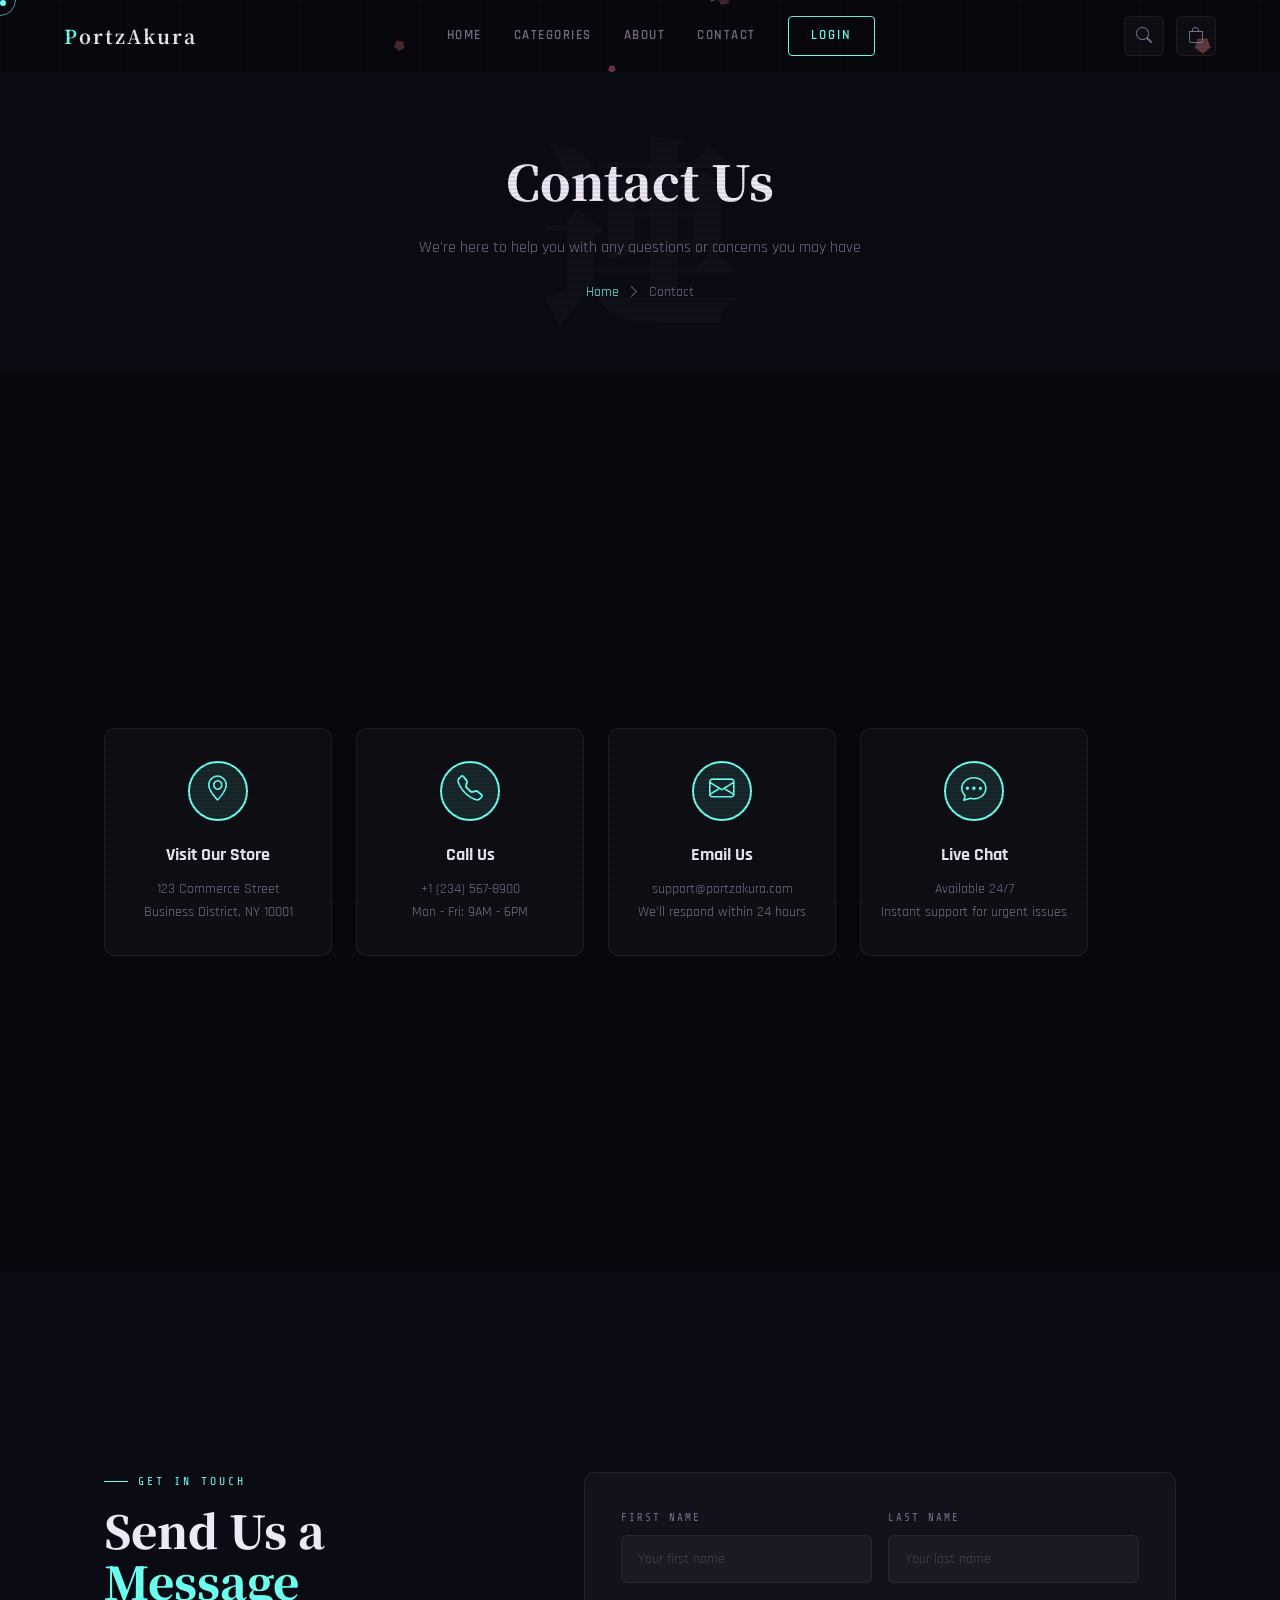
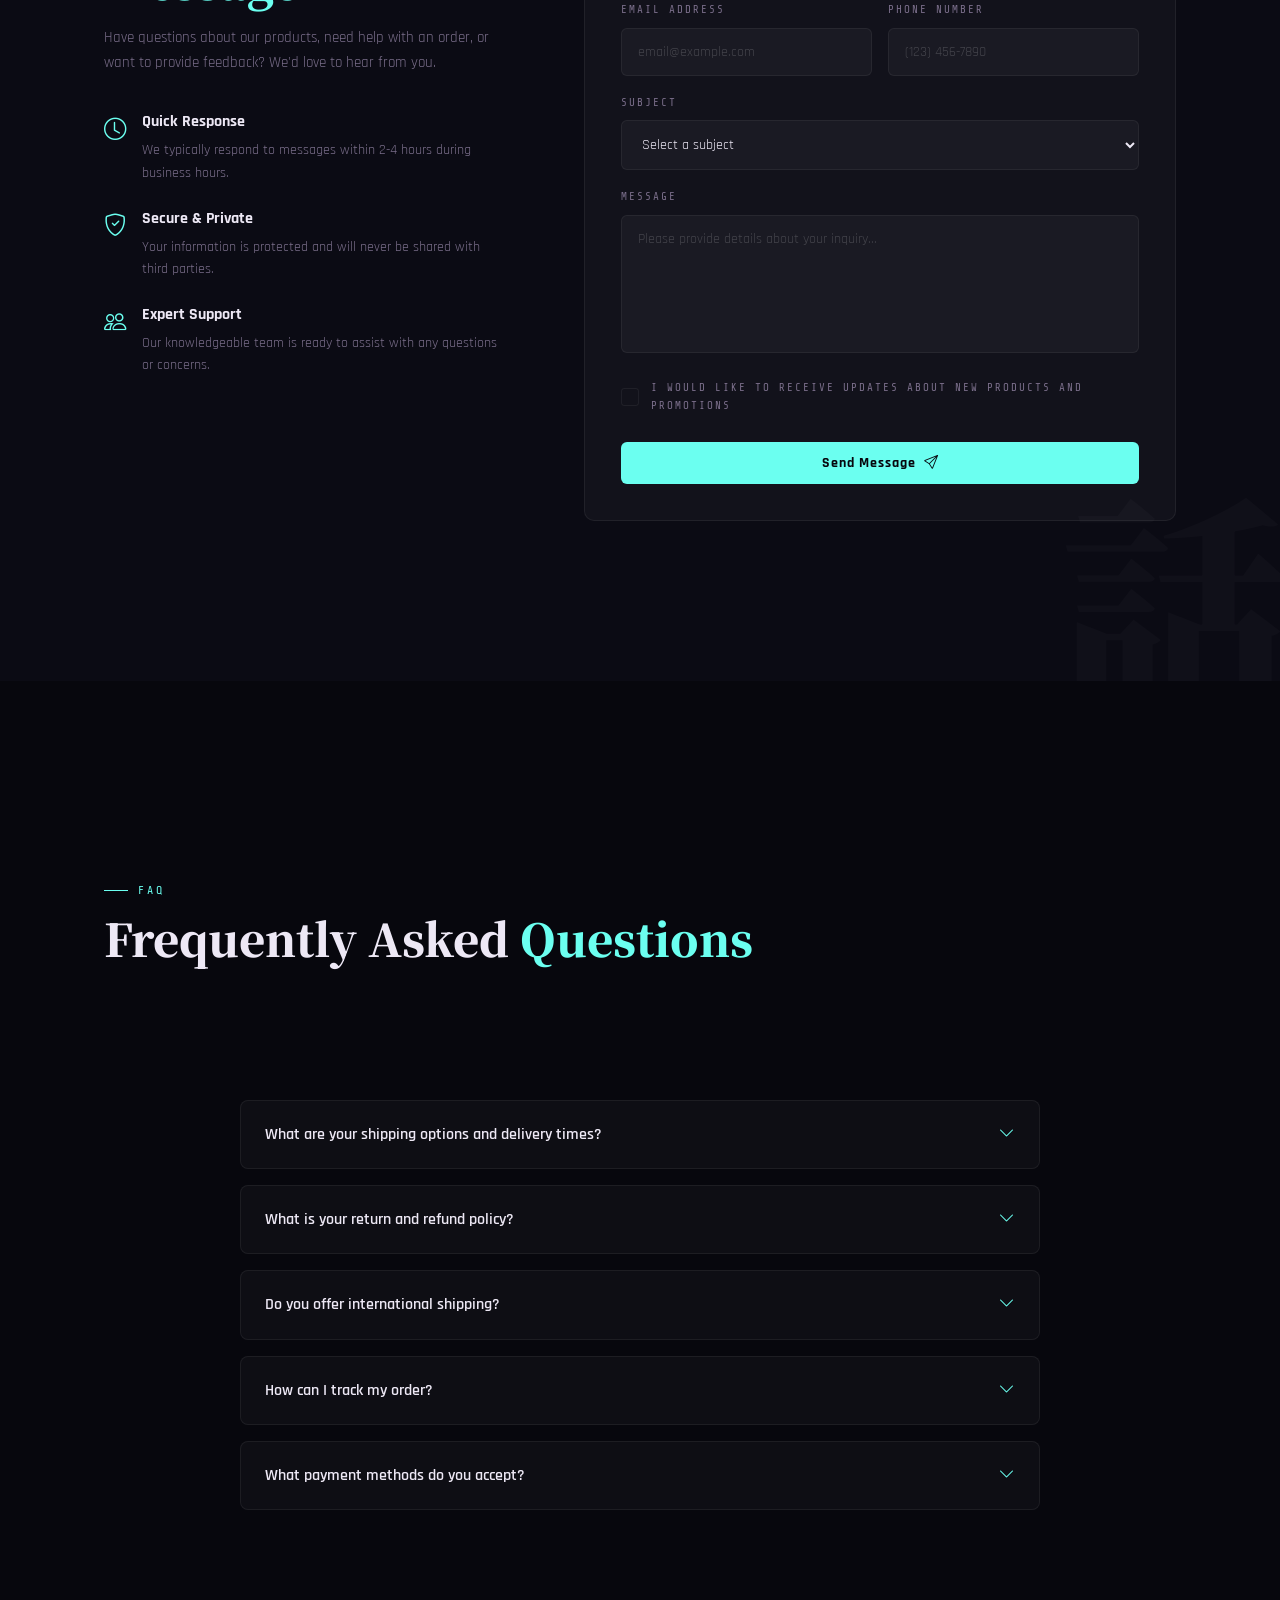
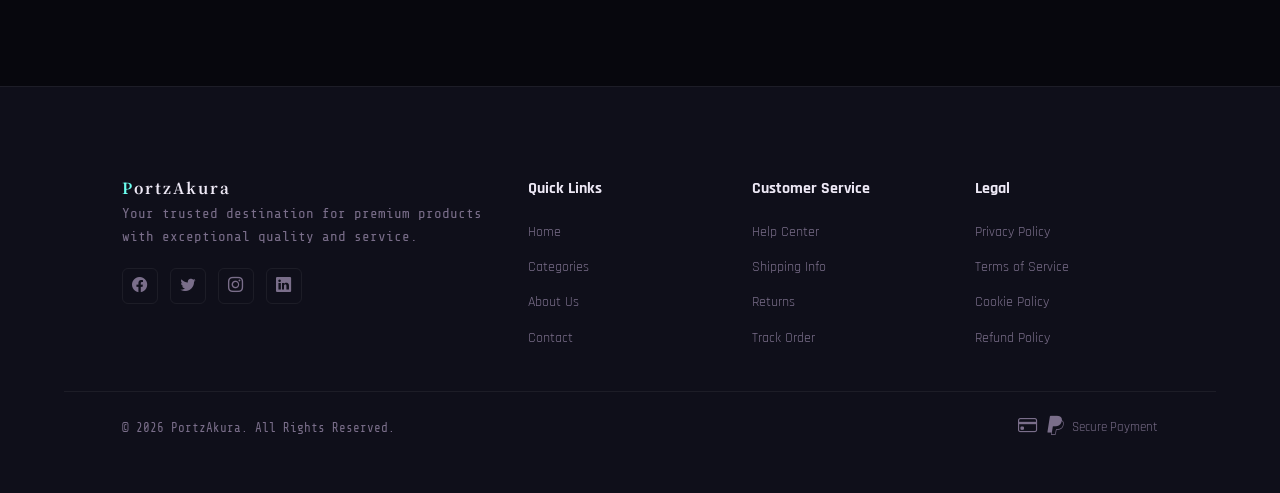
<file: Contact.html>
<!DOCTYPE html>
<html lang="en">
<head>
    <meta charset="UTF-8">
    <meta name="viewport" content="width=device-width, initial-scale=1.0">
    <title>Contact Us - PortzAkura</title>
    <meta name="description" content="Get in touch with PortzAkura. We're here to help with your questions and provide excellent customer support.">
    <link rel="preconnect" href="https://fonts.googleapis.com">
    <link rel="preconnect" href="https://fonts.gstatic.com" crossorigin>
    <link href="https://fonts.googleapis.com/css2?family=Noto+Serif+JP:wght@400;700;900&family=Rajdhani:wght@400;500;600;700&family=Share+Tech+Mono&display=swap" rel="stylesheet">
    <link rel="stylesheet" href="https://cdn.jsdelivr.net/npm/bootstrap-icons@1.13.1/font/bootstrap-icons.min.css">
    <link rel="stylesheet" href="style.css">
</head>
<body>

<canvas id="sakura-canvas"></canvas>
<div class="grid-overlay"></div>
<div class="scanlines"></div>

<div class="cursor-dot"></div>
<div class="cursor-ring"></div>

<!-- Shopping Cart Sidebar -->
<div class="cart-sidebar" id="cartSidebar">
    <div class="cart-header">
        <h3>Shopping Cart</h3>
        <button class="close-cart" id="closeCart"><i class="bi bi-x"></i></button>
    </div>
    <div class="cart-items" id="cartItems">
        <div class="empty-cart">
            <i class="bi bi-bag"></i>
            <p>Your cart is empty</p>
        </div>
    </div>
    <div class="cart-footer">
        <div class="cart-total">
            <span>Total: $<span id="cartTotal">0.00</span></span>
        </div>
        <button class="btn-primary checkout-btn" id="checkoutBtn">Checkout</button>
    </div>
</div>

<!-- ══ NAV ══ -->
<nav id="navbar" class="scrolled">
    <div class="nav-inner">
        <a href="index.html" class="logo"><span>P</span>ortzAkura</a>
        <div class="nav-links">
            <a href="index.html" class="nav-link">Home</a>
            <a href="Category.html" class="nav-link">Categories</a>
            <a href="About.html" class="nav-link">About</a>
            <a href="Contact.html" class="nav-link active">Contact</a>
            <a href="login.html" class="nav-link nav-cta">Login</a>
        </div>
        <div class="nav-actions">
            <button class="search-btn" id="searchBtn"><i class="bi bi-search"></i></button>
            <button class="cart-btn" id="cartBtn">
                <i class="bi bi-bag"></i>
                <span class="cart-count" id="cartCount">0</span>
            </button>
        </div>
        <button class="menu-btn" id="menuBtn" aria-label="Menu">
            <span></span><span></span><span></span>
        </button>
    </div>
</nav>

<!-- Mobile Menu -->
<div class="mobile-menu" id="mobileMenu">
    <button class="close-btn" id="closeBtn">&#10005;</button>
    <nav class="mobile-nav">
        <a href="index.html" class="nav-link">Home</a>
        <a href="Category.html" class="nav-link">Categories</a>
        <a href="About.html" class="nav-link">About</a>
        <a href="Contact.html" class="nav-link active">Contact</a>
        <a href="login.html" class="nav-link nav-cta">Login</a>
    </nav>
</div>

<!-- ══ PAGE HEADER ══ -->
<section class="page-header">
    <div class="kanji-bg" style="font-size:200px;top:50%;left:50%;transform:translate(-50%,-50%);opacity:.02;">連</div>
    <div class="page-header-content">
        <h1>Contact Us</h1>
        <p>We're here to help you with any questions or concerns you may have</p>
        <div class="breadcrumb">
            <a href="index.html">Home</a>
            <i class="bi bi-chevron-right"></i>
            <span>Contact</span>
        </div>
    </div>
</section>

<!-- ══ CONTACT INFO ══ -->
<section class="contact-info-section">
    <div class="section-inner">
        <div class="contact-info-grid">
            <div class="contact-info-card reveal">
                <div class="contact-icon">
                    <i class="bi bi-geo-alt"></i>
                </div>
                <div class="contact-details">
                    <h3>Visit Our Store</h3>
                    <p>123 Commerce Street<br>Business District, NY 10001</p>
                </div>
            </div>
            <div class="contact-info-card reveal" style="--d:.1s">
                <div class="contact-icon">
                    <i class="bi bi-telephone"></i>
                </div>
                <div class="contact-details">
                    <h3>Call Us</h3>
                    <p>+1 (234) 567-8900<br>Mon - Fri: 9AM - 6PM</p>
                </div>
            </div>
            <div class="contact-info-card reveal" style="--d:.15s">
                <div class="contact-icon">
                    <i class="bi bi-envelope"></i>
                </div>
                <div class="contact-details">
                    <h3>Email Us</h3>
                    <p>support@portzakura.com<br>We'll respond within 24 hours</p>
                </div>
            </div>
            <div class="contact-info-card reveal" style="--d:.2s">
                <div class="contact-icon">
                    <i class="bi bi-chat-dots"></i>
                </div>
                <div class="contact-details">
                    <h3>Live Chat</h3>
                    <p>Available 24/7<br>Instant support for urgent issues</p>
                </div>
            </div>
        </div>
    </div>
</section>

<!-- ══ CONTACT FORM SECTION ══ -->
<section class="contact-form-section">
    <div class="kanji-bg" style="font-size:230px;bottom:-30px;right:-10px;opacity:.02;">話</div>
    <div class="section-inner contact-inner">
        <div class="contact-left reveal">
            <p class="section-tag">Get in Touch</p>
            <h2 class="section-title">Send Us a<br><span>Message</span></h2>
            <p class="contact-sub">Have questions about our products, need help with an order, or want to provide feedback? We'd love to hear from you.</p>
            
            <div class="contact-features">
                <div class="feature-item">
                    <i class="bi bi-clock"></i>
                    <div>
                        <h4>Quick Response</h4>
                        <p>We typically respond to messages within 2-4 hours during business hours.</p>
                    </div>
                </div>
                <div class="feature-item">
                    <i class="bi bi-shield-check"></i>
                    <div>
                        <h4>Secure & Private</h4>
                        <p>Your information is protected and will never be shared with third parties.</p>
                    </div>
                </div>
                <div class="feature-item">
                    <i class="bi bi-people"></i>
                    <div>
                        <h4>Expert Support</h4>
                        <p>Our knowledgeable team is ready to assist with any questions or concerns.</p>
                    </div>
                </div>
            </div>
        </div>
        
        <div class="contact-right reveal" style="--d:.1s">
            <form class="contact-form" id="contactForm">
                <div class="form-row">
                    <div class="form-group">
                        <label>First Name</label>
                        <input type="text" name="firstName" placeholder="Your first name" required>
                    </div>
                    <div class="form-group">
                        <label>Last Name</label>
                        <input type="text" name="lastName" placeholder="Your last name" required>
                    </div>
                </div>
                <div class="form-row">
                    <div class="form-group">
                        <label>Email Address</label>
                        <input type="email" name="email" placeholder="email@example.com" required>
                    </div>
                    <div class="form-group">
                        <label>Phone Number</label>
                        <input type="tel" name="phone" placeholder="(123) 456-7890">
                    </div>
                </div>
                <div class="form-group">
                    <label>Subject</label>
                    <select name="subject" required>
                        <option value="">Select a subject</option>
                        <option value="general">General Inquiry</option>
                        <option value="order">Order Support</option>
                        <option value="product">Product Question</option>
                        <option value="billing">Billing Issue</option>
                        <option value="technical">Technical Support</option>
                        <option value="feedback">Feedback</option>
                        <option value="other">Other</option>
                    </select>
                </div>
                <div class="form-group">
                    <label>Message</label>
                    <textarea rows="6" name="message" placeholder="Please provide details about your inquiry..." required></textarea>
                </div>
                <div class="form-group">
                    <label class="checkbox-label">
                        <input type="checkbox" name="newsletter">
                        <span class="checkmark"></span>
                        I would like to receive updates about new products and promotions
                    </label>
                </div>
                <button type="submit" class="btn-primary wide">
                    Send Message <i class="bi bi-send"></i>
                </button>
            </form>
        </div>
    </div>
</section>

<!-- ══ FAQ SECTION ══ -->
<section class="faq-section">
    <div class="section-inner col">
        <div class="section-head reveal">
            <p class="section-tag">FAQ</p>
            <h2 class="section-title">Frequently Asked <span>Questions</span></h2>
        </div>
        <div class="faq-container">
            <div class="faq-item reveal" style="--d:.05s">
                <div class="faq-question">
                    <h3>What are your shipping options and delivery times?</h3>
                    <i class="bi bi-chevron-down"></i>
                </div>
                <div class="faq-answer">
                    <p>We offer standard shipping (5-7 business days) and express shipping (2-3 business days). Free standard shipping is available on orders over $50. Express shipping rates vary by location and package size.</p>
                </div>
            </div>
            <div class="faq-item reveal" style="--d:.1s">
                <div class="faq-question">
                    <h3>What is your return and refund policy?</h3>
                    <i class="bi bi-chevron-down"></i>
                </div>
                <div class="faq-answer">
                    <p>We accept returns within 30 days of purchase. Items must be in original condition with tags attached. Refunds are processed within 3-5 business days after we receive the returned item. Return shipping costs may apply unless the item is defective.</p>
                </div>
            </div>
            <div class="faq-item reveal" style="--d:.15s">
                <div class="faq-question">
                    <h3>Do you offer international shipping?</h3>
                    <i class="bi bi-chevron-down"></i>
                </div>
                <div class="faq-answer">
                    <p>Yes, we ship to over 25 countries worldwide. International shipping rates and delivery times vary by destination. Please note that customs duties and taxes may apply and are the responsibility of the customer.</p>
                </div>
            </div>
            <div class="faq-item reveal" style="--d:.2s">
                <div class="faq-question">
                    <h3>How can I track my order?</h3>
                    <i class="bi bi-chevron-down"></i>
                </div>
                <div class="faq-answer">
                    <p>Once your order ships, you'll receive a tracking number via email. You can use this number to track your package on our website or the carrier's website. You can also check your order status by logging into your account.</p>
                </div>
            </div>
            <div class="faq-item reveal" style="--d:.25s">
                <div class="faq-question">
                    <h3>What payment methods do you accept?</h3>
                    <i class="bi bi-chevron-down"></i>
                </div>
                <div class="faq-answer">
                    <p>We accept all major credit cards (Visa, MasterCard, American Express), PayPal, Apple Pay, and Google Pay. All transactions are processed securely using industry-standard encryption.</p>
                </div>
            </div>
        </div>
    </div>
</section>

<!-- ══ FOOTER ══ -->
<footer>
    <div class="footer-content">
        <div class="footer-section">
            <a href="index.html" class="footer-logo"><span>P</span>ortzAkura</a>
            <p>Your trusted destination for premium products with exceptional quality and service.</p>
            <div class="footer-socials">
                <a href="#" aria-label="Facebook"><i class="bi bi-facebook"></i></a>
                <a href="#" aria-label="Twitter"><i class="bi bi-twitter"></i></a>
                <a href="#" aria-label="Instagram"><i class="bi bi-instagram"></i></a>
                <a href="#" aria-label="LinkedIn"><i class="bi bi-linkedin"></i></a>
            </div>
        </div>
        <div class="footer-section">
            <h4>Quick Links</h4>
            <ul class="footer-links">
                <li><a href="index.html">Home</a></li>
                <li><a href="Category.html">Categories</a></li>
                <li><a href="About.html">About Us</a></li>
                <li><a href="Contact.html">Contact</a></li>
            </ul>
        </div>
        <div class="footer-section">
            <h4>Customer Service</h4>
            <ul class="footer-links">
                <li><a href="#">Help Center</a></li>
                <li><a href="#">Shipping Info</a></li>
                <li><a href="#">Returns</a></li>
                <li><a href="#">Track Order</a></li>
            </ul>
        </div>
        <div class="footer-section">
            <h4>Legal</h4>
            <ul class="footer-links">
                <li><a href="#">Privacy Policy</a></li>
                <li><a href="#">Terms of Service</a></li>
                <li><a href="#">Cookie Policy</a></li>
                <li><a href="#">Refund Policy</a></li>
            </ul>
        </div>
    </div>
    <div class="footer-bottom">
        <div class="footer-inner">
            <p>&copy; 2026 PortzAkura. All Rights Reserved.</p>
            <div class="payment-methods">
                <i class="bi bi-credit-card"></i>
                <i class="bi bi-paypal"></i>
                <span>Secure Payment</span>
            </div>
        </div>
    </div>
</footer>

<script src="script.js"></script>
<script>
// FAQ functionality
document.addEventListener('DOMContentLoaded', function() {
    const faqItems = document.querySelectorAll('.faq-item');
    
    faqItems.forEach(item => {
        const question = item.querySelector('.faq-question');
        const answer = item.querySelector('.faq-answer');
        const icon = item.querySelector('.bi-chevron-down');
        
        question.addEventListener('click', () => {
            const isOpen = item.classList.contains('open');
            
            // Close all other items
            faqItems.forEach(otherItem => {
                if (otherItem !== item) {
                    otherItem.classList.remove('open');
                    otherItem.querySelector('.faq-answer').style.maxHeight = '0';
                    otherItem.querySelector('.bi-chevron-down').style.transform = 'rotate(0deg)';
                }
            });
            
            // Toggle current item
            if (isOpen) {
                item.classList.remove('open');
                answer.style.maxHeight = '0';
                icon.style.transform = 'rotate(0deg)';
            } else {
                item.classList.add('open');
                answer.style.maxHeight = answer.scrollHeight + 'px';
                icon.style.transform = 'rotate(180deg)';
            }
        });
    });
    
    // Enhanced contact form handling
    const contactForm = document.getElementById('contactForm');
    contactForm.addEventListener('submit', function(e) {
        e.preventDefault();
        
        const formData = new FormData(this);
        const data = Object.fromEntries(formData);
        
        // Show loading state
        const submitBtn = this.querySelector('button[type="submit"]');
        const originalText = submitBtn.innerHTML;
        submitBtn.innerHTML = '<i class="bi bi-clock"></i> Sending...';
        submitBtn.disabled = true;
        
        // Simulate form submission
        setTimeout(() => {
            submitBtn.innerHTML = '<i class="bi bi-check-circle"></i> Message Sent!';
            submitBtn.style.background = '#2dd4bf';
            
            // Show success notification
            showNotification('Thank you for your message! We\'ll get back to you soon.');
            
            // Reset form after delay
            setTimeout(() => {
                this.reset();
                submitBtn.innerHTML = originalText;
                submitBtn.style.background = '';
                submitBtn.disabled = false;
            }, 3000);
        }, 2000);
    });
});

// Custom notification function for contact page
function showNotification(message) {
    const notification = document.createElement('div');
    notification.className = 'notification success';
    notification.innerHTML = `<i class="bi bi-check-circle"></i> ${message}`;
    notification.style.cssText = `
        position: fixed; top: 100px; right: 20px; z-index: 9999;
        background: #2dd4bf; color: #fff; padding: 16px 24px;
        border-radius: 8px; font-weight: 600; transform: translateX(100%);
        transition: transform .3s ease; display: flex; align-items: center; gap: 8px;
        box-shadow: 0 8px 32px rgba(0,0,0,.2);
    `;
    document.body.appendChild(notification);
    
    setTimeout(() => notification.style.transform = 'translateX(0)', 100);
    setTimeout(() => {
        notification.style.transform = 'translateX(100%)';
        setTimeout(() => document.body.removeChild(notification), 300);
    }, 4000);
}
</script>

</body>
</html>
</file>
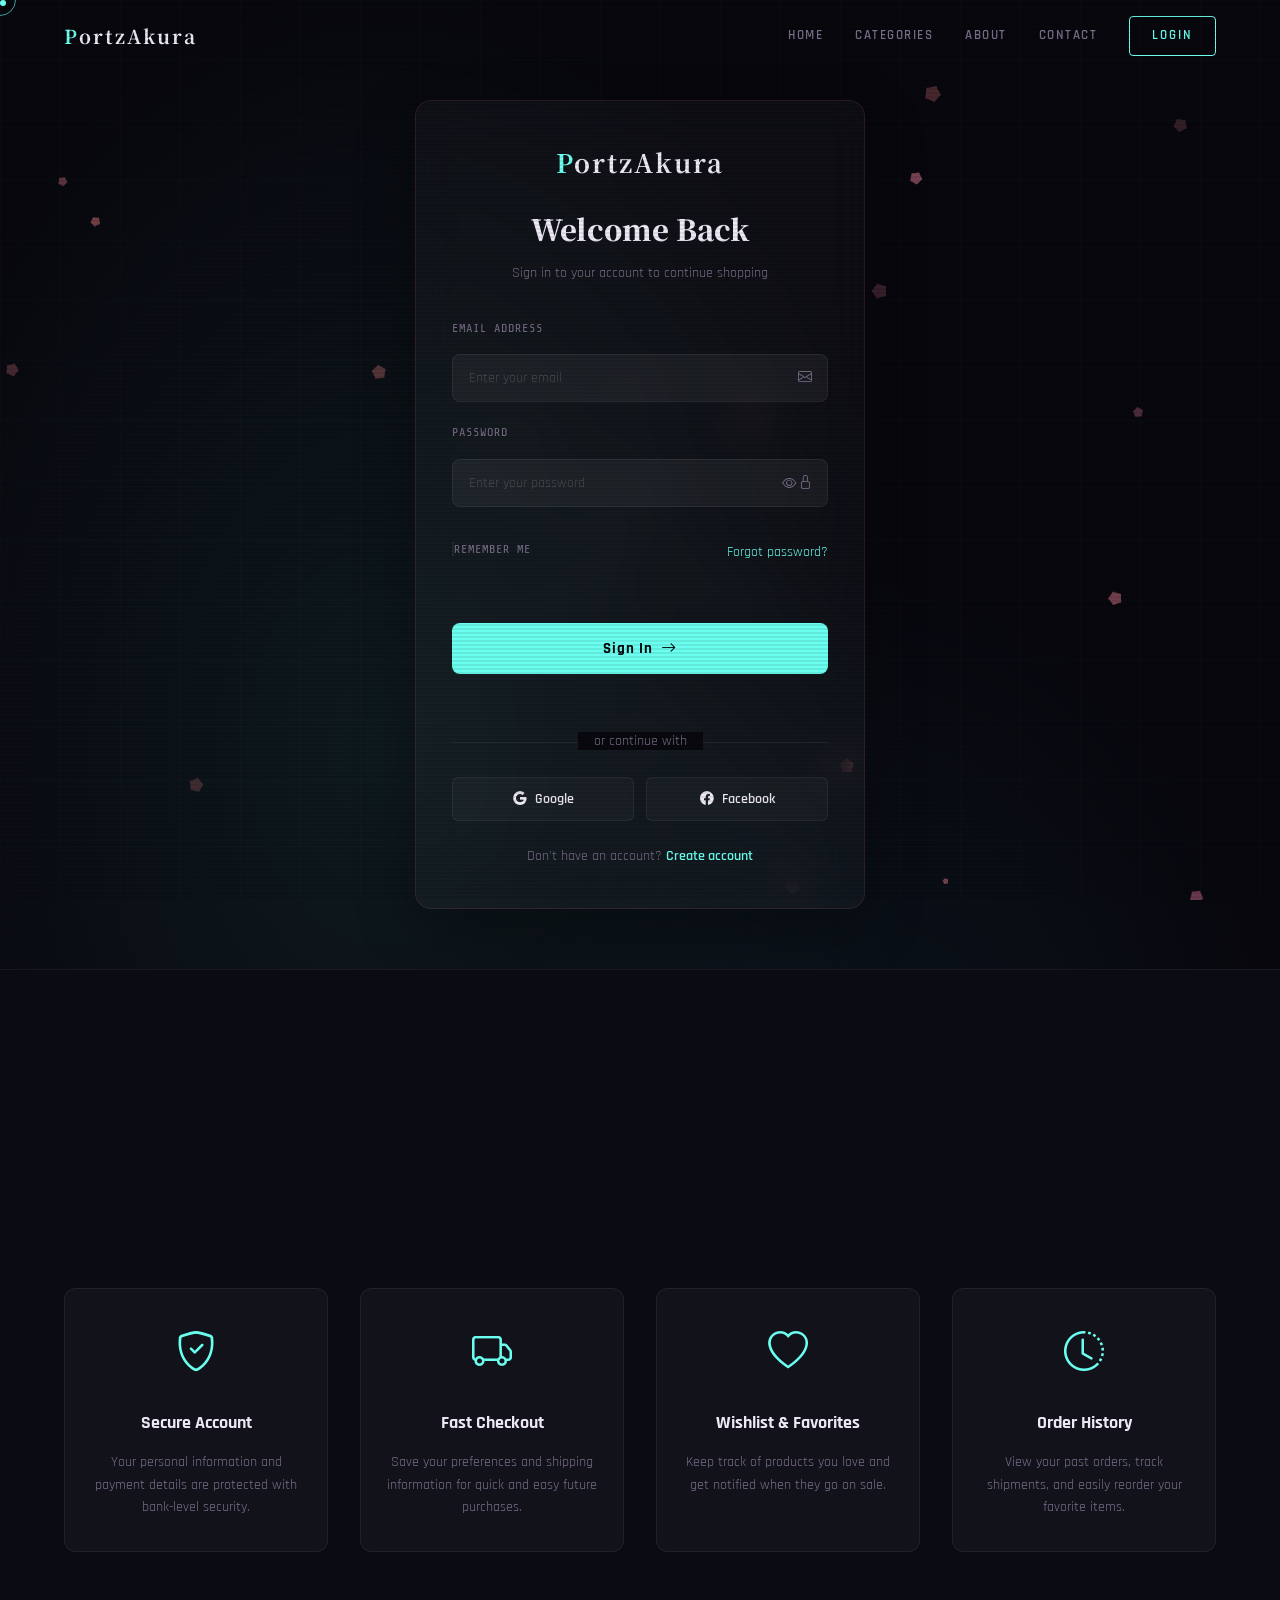
<file: login.html>
<!DOCTYPE html>
<html lang="en">
<head>
    <meta charset="UTF-8">
    <meta name="viewport" content="width=device-width, initial-scale=1.0">
    <title>Login - PortzAkura</title>
    <meta name="description" content="Sign in to your PortzAkura account to access exclusive features and manage your orders.">
    <link rel="preconnect" href="https://fonts.googleapis.com">
    <link rel="preconnect" href="https://fonts.gstatic.com" crossorigin>
    <link href="https://fonts.googleapis.com/css2?family=Noto+Serif+JP:wght@400;700;900&family=Rajdhani:wght@400;500;600;700&family=Share+Tech+Mono&display=swap" rel="stylesheet">
    <link rel="stylesheet" href="https://cdn.jsdelivr.net/npm/bootstrap-icons@1.13.1/font/bootstrap-icons.min.css">
    <link rel="stylesheet" href="style.css">
</head>
<body class="login-page">

<canvas id="sakura-canvas"></canvas>
<div class="grid-overlay"></div>
<div class="scanlines"></div>

<div class="cursor-dot"></div>
<div class="cursor-ring"></div>

<!-- ══ NAV ══ -->
<nav id="navbar" class="scrolled">
    <div class="nav-inner">
        <a href="index.html" class="logo"><span>P</span>ortzAkura</a>
        <div class="nav-links">
            <a href="index.html" class="nav-link">Home</a>
            <a href="Category.html" class="nav-link">Categories</a>
            <a href="About.html" class="nav-link">About</a>
            <a href="Contact.html" class="nav-link">Contact</a>
            <a href="login.html" class="nav-link nav-cta active">Login</a>
        </div>
        <button class="menu-btn" id="menuBtn" aria-label="Menu">
            <span></span><span></span><span></span>
        </button>
    </div>
</nav>

<!-- Mobile Menu -->
<div class="mobile-menu" id="mobileMenu">
    <button class="close-btn" id="closeBtn">&#10005;</button>
    <nav class="mobile-nav">
        <a href="index.html" class="nav-link">Home</a>
        <a href="Category.html" class="nav-link">Categories</a>
        <a href="About.html" class="nav-link">About</a>
        <a href="Contact.html" class="nav-link">Contact</a>
        <a href="login.html" class="nav-link nav-cta active">Login</a>
    </nav>
</div>

<!-- ══ AUTH SECTION ══ -->
<section class="auth-section">
    <div class="kanji-bg" style="font-size:300px;top:50%;left:50%;transform:translate(-50%,-50%);opacity:.01;">入</div>
    <div class="auth-container">
        
        <!-- Login Form -->
        <div class="auth-card login-card active" id="loginCard">
            <div class="auth-header">
                <div class="auth-logo">
                    <span>P</span>ortzAkura
                </div>
                <h2>Welcome Back</h2>
                <p>Sign in to your account to continue shopping</p>
            </div>
            
            <form class="auth-form" id="loginForm">
                <div class="form-group">
                    <label>Email Address</label>
                    <div class="input-wrapper">
                        <input type="email" name="email" placeholder="Enter your email" required>
                        <i class="bi bi-envelope"></i>
                    </div>
                </div>
                
                <div class="form-group">
                    <label>Password</label>
                    <div class="input-wrapper">
                        <input type="password" name="password" placeholder="Enter your password" required>
                        <i class="bi bi-lock"></i>
                        <button type="button" class="toggle-password">
                            <i class="bi bi-eye"></i>
                        </button>
                    </div>
                </div>
                
                <div class="form-options">
                    <label class="checkbox-label">
                        <input type="checkbox" name="remember">
                        <span class="checkmark"></span>
                        Remember me
                    </label>
                    <a href="#" class="forgot-password">Forgot password?</a>
                </div>
                
                <button type="submit" class="btn-primary auth-btn">
                    Sign In <i class="bi bi-arrow-right"></i>
                </button>
                
                <div class="auth-divider">
                    <span>or continue with</span>
                </div>
                
                <div class="social-login">
                    <button type="button" class="social-btn google">
                        <i class="bi bi-google"></i>
                        Google
                    </button>
                    <button type="button" class="social-btn facebook">
                        <i class="bi bi-facebook"></i>
                        Facebook
                    </button>
                </div>
                
                <p class="auth-switch">
                    Don't have an account? 
                    <a href="#" id="showRegister">Create account</a>
                </p>
            </form>
        </div>
        
        <!-- Register Form -->
        <div class="auth-card register-card" id="registerCard">
            <div class="auth-header">
                <div class="auth-logo">
                    <span>P</span>ortzAkura
                </div>
                <h2>Create Account</h2>
                <p>Join us and start your premium shopping experience</p>
            </div>
            
            <form class="auth-form" id="registerForm">
                <div class="form-row">
                    <div class="form-group">
                        <label>First Name</label>
                        <div class="input-wrapper">
                            <input type="text" name="firstName" placeholder="First name" required>
                            <i class="bi bi-person"></i>
                        </div>
                    </div>
                    <div class="form-group">
                        <label>Last Name</label>
                        <div class="input-wrapper">
                            <input type="text" name="lastName" placeholder="Last name" required>
                            <i class="bi bi-person"></i>
                        </div>
                    </div>
                </div>
                
                <div class="form-group">
                    <label>Email Address</label>
                    <div class="input-wrapper">
                        <input type="email" name="email" placeholder="Enter your email" required>
                        <i class="bi bi-envelope"></i>
                    </div>
                </div>
                
                <div class="form-group">
                    <label>Password</label>
                    <div class="input-wrapper">
                        <input type="password" name="password" placeholder="Create a password" required>
                        <i class="bi bi-lock"></i>
                        <button type="button" class="toggle-password">
                            <i class="bi bi-eye"></i>
                        </button>
                    </div>
                    <div class="password-strength">
                        <div class="strength-bar">
                            <div class="strength-fill" id="strengthFill"></div>
                        </div>
                        <span class="strength-text" id="strengthText">Password strength</span>
                    </div>
                </div>
                
                <div class="form-group">
                    <label>Confirm Password</label>
                    <div class="input-wrapper">
                        <input type="password" name="confirmPassword" placeholder="Confirm your password" required>
                        <i class="bi bi-lock-fill"></i>
                    </div>
                </div>
                
                <div class="form-group">
                    <label class="checkbox-label">
                        <input type="checkbox" name="terms" required>
                        <span class="checkmark"></span>
                        I agree to the <a href="#">Terms of Service</a> and <a href="#">Privacy Policy</a>
                    </label>
                </div>
                
                <div class="form-group">
                    <label class="checkbox-label">
                        <input type="checkbox" name="newsletter">
                        <span class="checkmark"></span>
                        Subscribe to newsletter for updates and exclusive offers
                    </label>
                </div>
                
                <button type="submit" class="btn-primary auth-btn">
                    Create Account <i class="bi bi-arrow-right"></i>
                </button>
                
                <div class="auth-divider">
                    <span>or continue with</span>
                </div>
                
                <div class="social-login">
                    <button type="button" class="social-btn google">
                        <i class="bi bi-google"></i>
                        Google
                    </button>
                    <button type="button" class="social-btn facebook">
                        <i class="bi bi-facebook"></i>
                        Facebook
                    </button>
                </div>
                
                <p class="auth-switch">
                    Already have an account? 
                    <a href="#" id="showLogin">Sign in here</a>
                </p>
            </form>
        </div>
        
    </div>
</section>

<!-- ══ FEATURES SECTION ══ -->
<section class="auth-features">
    <div class="features-grid">
        <div class="feature-card reveal">
            <i class="bi bi-shield-check"></i>
            <h3>Secure Account</h3>
            <p>Your personal information and payment details are protected with bank-level security.</p>
        </div>
        <div class="feature-card reveal" style="--d:.1s">
            <i class="bi bi-truck"></i>
            <h3>Fast Checkout</h3>
            <p>Save your preferences and shipping information for quick and easy future purchases.</p>
        </div>
        <div class="feature-card reveal" style="--d:.15s">
            <i class="bi bi-heart"></i>
            <h3>Wishlist & Favorites</h3>
            <p>Keep track of products you love and get notified when they go on sale.</p>
        </div>
        <div class="feature-card reveal" style="--d:.2s">
            <i class="bi bi-clock-history"></i>
            <h3>Order History</h3>
            <p>View your past orders, track shipments, and easily reorder your favorite items.</p>
        </div>
    </div>
</section>

<script src="script.js"></script>
<script>
document.addEventListener('DOMContentLoaded', function() {
    const loginCard = document.getElementById('loginCard');
    const registerCard = document.getElementById('registerCard');
    const showRegister = document.getElementById('showRegister');
    const showLogin = document.getElementById('showLogin');
    const loginForm = document.getElementById('loginForm');
    const registerForm = document.getElementById('registerForm');
    
    // Toggle between login and register
    showRegister.addEventListener('click', (e) => {
        e.preventDefault();
        loginCard.classList.remove('active');
        registerCard.classList.add('active');
    });
    
    showLogin.addEventListener('click', (e) => {
        e.preventDefault();
        registerCard.classList.remove('active');
        loginCard.classList.add('active');
    });
    
    // Password toggle functionality
    document.querySelectorAll('.toggle-password').forEach(btn => {
        btn.addEventListener('click', () => {
            const input = btn.parentElement.querySelector('input');
            const icon = btn.querySelector('i');
            
            if (input.type === 'password') {
                input.type = 'text';
                icon.className = 'bi bi-eye-slash';
            } else {
                input.type = 'password';
                icon.className = 'bi bi-eye';
            }
        });
    });
    
    // Password strength checker
    const passwordInput = registerForm.querySelector('input[name="password"]');
    const strengthFill = document.getElementById('strengthFill');
    const strengthText = document.getElementById('strengthText');
    
    passwordInput.addEventListener('input', (e) => {
        const password = e.target.value;
        const strength = checkPasswordStrength(password);
        
        strengthFill.style.width = `${strength.score * 25}%`;
        strengthFill.className = `strength-fill ${strength.class}`;
        strengthText.textContent = strength.text;
    });
    
    function checkPasswordStrength(password) {
        let score = 0;
        
        if (password.length >= 8) score++;
        if (/[a-z]/.test(password)) score++;
        if (/[A-Z]/.test(password)) score++;
        if (/[0-9]/.test(password)) score++;
        if (/[^A-Za-z0-9]/.test(password)) score++;
        
        const levels = [
            { score: 0, text: 'Very weak', class: 'very-weak' },
            { score: 1, text: 'Weak', class: 'weak' },
            { score: 2, text: 'Fair', class: 'fair' },
            { score: 3, text: 'Good', class: 'good' },
            { score: 4, text: 'Strong', class: 'strong' }
        ];
        
        return levels[Math.min(score, 4)];
    }
    
    // Form submissions
    loginForm.addEventListener('submit', (e) => {
        e.preventDefault();
        handleFormSubmission(e.target, 'Signing in...', 'Welcome back!');
    });
    
    registerForm.addEventListener('submit', (e) => {
        e.preventDefault();
        
        // Check if passwords match
        const password = e.target.password.value;
        const confirmPassword = e.target.confirmPassword.value;
        
        if (password !== confirmPassword) {
            showNotification('Passwords do not match!', 'error');
            return;
        }
        
        handleFormSubmission(e.target, 'Creating account...', 'Account created successfully!');
    });
    
    function handleFormSubmission(form, loadingText, successText) {
        const submitBtn = form.querySelector('button[type="submit"]');
        const originalText = submitBtn.innerHTML;
        
        submitBtn.innerHTML = `<i class="bi bi-clock"></i> ${loadingText}`;
        submitBtn.disabled = true;
        
        setTimeout(() => {
            submitBtn.innerHTML = `<i class="bi bi-check-circle"></i> Success!`;
            showNotification(successText, 'success');
            
            setTimeout(() => {
                window.location.href = 'index.html';
            }, 1500);
        }, 2000);
    }
    
    // Social login buttons
    document.querySelectorAll('.social-btn').forEach(btn => {
        btn.addEventListener('click', () => {
            const provider = btn.classList.contains('google') ? 'Google' : 'Facebook';
            showNotification(`${provider} login will be implemented soon!`, 'info');
        });
    });
});

// Notification function
function showNotification(message, type = 'info') {
    const colors = {
        success: '#2dd4bf',
        error: '#ff4757',
        info: '#3742fa'
    };
    
    const notification = document.createElement('div');
    notification.className = `notification ${type}`;
    notification.textContent = message;
    notification.style.cssText = `
        position: fixed; top: 100px; right: 20px; z-index: 9999;
        background: ${colors[type]}; color: #fff; padding: 16px 24px;
        border-radius: 8px; font-weight: 600; transform: translateX(100%);
        transition: transform .3s ease; box-shadow: 0 8px 32px rgba(0,0,0,.2);
    `;
    document.body.appendChild(notification);
    
    setTimeout(() => notification.style.transform = 'translateX(0)', 100);
    setTimeout(() => {
        notification.style.transform = 'translateX(100%)';
        setTimeout(() => document.body.removeChild(notification), 300);
    }, 3000);
}
</script>

</body>
</html>
</file>
<file: style.css>
/* ═══════════════════════════════════════════
   VYSAL — ANIME EDITION
   Aesthetic: Dark ink + neon sakura + cyber-japan
   Fonts: Noto Serif JP + Rajdhani + Share Tech Mono
   ═══════════════════════════════════════════ */
@import url('https://fonts.googleapis.com/css2?family=Noto+Serif+JP:wght@400;700;900&family=Rajdhani:wght@400;500;600;700&family=Share+Tech+Mono&display=swap');
:root {
    --sakura:   #6bfff0;
    --sakura2:  #4dd0ff;
    --cyan:     #00e5ff;
    --gold:     #ffd166;
    --bg:       #07070d;
    --bg2:      #0b0b14;
    --bg3:      #0f0f1a;
    --card:     rgba(255,255,255,.03);
    --border:   rgba(255,107,157,.12);
    --border2:  rgba(255,255,255,.06);
    --text:     #ede8f5;
    --muted:    #7a6e8a;
    --glow-s:   0 0 40px rgba(208, 255, 107, 0.35);
    --glow-c:   0 0 40px rgba(255, 204, 0, 0.3);
    --r:        14px;
    --mono:     'Share Tech Mono', monospace;
    --head:     'Rajdhani', sans-serif;
    --serif:    'Noto Serif JP', serif;
    --ease:     cubic-bezier(.25,.46,.45,.94);
}

*,*::before,*::after { margin:0; padding:0; box-sizing:border-box; }
html { scroll-behavior:smooth; }
body {
    background:var(--bg);
    color:var(--text);
    font-family:var(--head);
    overflow-x:hidden;
    line-height:1.7;
}

/* ── SAKURA CANVAS ── */
#sakura-canvas {
    position:fixed; inset:0; pointer-events:none; z-index:0; opacity:.55;
}

/* ── GRID OVERLAY ── */
.grid-overlay {
    position:fixed; inset:0; pointer-events:none; z-index:0;
    background-image:
        linear-gradient(rgba(107, 255, 245, 0.025) 1px, transparent 1px),
        linear-gradient(90deg, rgba(255,107,157,.025) 1px, transparent 1px);
    background-size: 60px 60px;
}

/* ── SCAN LINES ── */
.scanlines {
    position:fixed; inset:0; pointer-events:none; z-index:9998;
    background: repeating-linear-gradient(
        0deg,
        transparent,
        transparent 2px,
        rgba(0, 0, 0, 0.08) 2px,
        rgba(0,0,0,.08) 4px
    );
}

/* ── CURSOR ── */
.cursor-dot {
    position:fixed; top:0; left:0; width:6px; height:6px;
    background:var(--sakura); border-radius:50%; pointer-events:none;
    z-index:10000; transition:width .15s, height .15s;
}
.cursor-ring {
    position:fixed; top:0; left:0; width:32px; height:32px;
    border:1.5px solid rgba(107, 250, 255, 0.6); border-radius:50%;
    pointer-events:none; z-index:10000;
    transition:width .15s,height .15s,border-color .2s;
}
.cursor-dot.h { width:10px; height:10px; background:#fff; }
.cursor-ring.h { width:48px; height:48px; border-color:var(--sakura); }
@media(hover:none){.cursor-dot,.cursor-ring{display:none;}}

/* ── KANJI WATERMARKS ── */
.kanji-bg {
    position:absolute; font-family:var(--serif); font-weight:900;
    /* color:rgba(255,107,157,.04); pointer-events:none; user-select:none; */
    line-height:1;
}

/* ══════════════════
   NAVIGATION
══════════════════ */
nav {
    position:fixed; top:0; left:0; right:0; z-index:1000;
    padding:0 5%; height:72px;
    display:flex; align-items:center;
    transition:background .4s, box-shadow .4s;
}
nav.scrolled {
    background:rgba(7,7,13,.94);
    /* backdrop-filter:blur(24px); */
    box-shadow:0 1px 0 var(--border);
}
.nav-inner {
    width:100%; max-width:1260px; margin:auto;
    display:flex; align-items:center; justify-content:space-between;
}
.logo {
    font-family:var(--serif); font-size:1.2rem; font-weight:700;
    color:var(--text); text-decoration:none; letter-spacing:2px;
    position:relative;
}
.logo span { color:var(--sakura); }

.nav-links { display:flex; gap:32px; align-items:center; }
.nav-link {
    font-family:var(--head); font-size:.82rem; font-weight:600;
    color:var(--muted); text-decoration:none; letter-spacing:1.5px;
    text-transform:uppercase; transition:color .3s; position:relative;
}
.nav-link::before {
    content:''; position:absolute; bottom:-4px; left:0; right:0;
    height:1px; background:var(--sakura);
    transform:scaleX(0); transform-origin:left; transition:transform .3s var(--ease);
}
.nav-link:hover,.nav-link.active { color:var(--text); }
.nav-link:hover::before,.nav-link.active::before { transform:scaleX(1); }
.nav-cta {
    background:transparent; border:1px solid var(--sakura);
    color:var(--sakura) !important; padding:8px 22px; border-radius:4px;
    font-size:.8rem; letter-spacing:2px;
    transition:background .3s, box-shadow .3s, transform .3s !important;
}
.nav-cta::before { display:none; }
.nav-cta:hover {
    background:rgba(255,107,157,.12) !important;
    box-shadow:var(--glow-s); transform:translateY(-2px);
}
.menu-btn {
    display:none; flex-direction:column; gap:5px; background:none;
    border:none; cursor:pointer; padding:4px;
}
.menu-btn span {
    display:block; width:24px; height:1.5px; background:var(--text);
    border-radius:2px; transition:.4s;
}
.menu-btn.open span:nth-child(1){transform:rotate(45deg) translate(5px,5px);}
.menu-btn.open span:nth-child(2){opacity:0;}
.menu-btn.open span:nth-child(3){transform:rotate(-45deg) translate(5px,-5px);}

/* Mobile Menu */
.mobile-menu {
    position:fixed; inset:0; z-index:2000;
    /* background:rgba(7,7,13,.97); backdrop-filter:blur(24px); */
    display:flex; flex-direction:column; justify-content:center; align-items:center;
    transform:translateX(100%); transition:transform .55s cubic-bezier(.77,0,.175,1);
}
.mobile-menu.open { transform:translateX(0); }
.close-btn {
    position:absolute; top:20px; right:24px; font-size:1.6rem; color:var(--sakura);
    background:none; border:none; cursor:pointer;
}
.mobile-nav { display:flex; flex-direction:column; align-items:center; gap:32px; }
.mobile-link {
    font-family:var(--serif); font-size:1.6rem; font-weight:700;
    color:rgba(255,255,255,.25); text-decoration:none; letter-spacing:4px;
    transition:color .3s, transform .3s;
}
.mobile-link:hover { color:var(--sakura); transform:translateX(10px); }

/* ══════════════════
   SECTIONS BASE
══════════════════ */
section {
    min-height:100vh; width:100%;
    display:flex; justify-content:center; align-items:center;
    position:relative; overflow:hidden;
}
.section-inner {
    width:100%; max-width:1200px; margin:auto;
    padding:120px 5% 80px;
    display:flex; gap:80px; align-items:center;
    position:relative; z-index:2;
}
.section-inner.col { flex-direction:column; align-items:flex-start; }
.section-tag {
    font-family:var(--mono); font-size:.72rem; color:var(--sakura);
    letter-spacing:3px; text-transform:uppercase; margin-bottom:12px;
    display:flex; align-items:center; gap:10px;
}
.section-tag::before {
    content:''; display:block; width:24px; height:1px; background:var(--sakura);
}
.section-title {
    font-family:var(--serif); font-size:clamp(1.8rem,4vw,2.8rem);
    font-weight:900; line-height:1.15; color:var(--text);
}
.section-title span { color:var(--sakura); }
.section-head { margin-bottom:56px; }

/* Reveal */
.reveal {
    opacity:0; transform:translateY(28px);
    transition:opacity .8s var(--ease), transform .8s var(--ease);
    transition-delay:var(--d, 0s);
}
.reveal.visible { opacity:1; transform:translateY(0); }

/* ══════════════════
   HERO
══════════════════ */
.hero {
    background:radial-gradient(ellipse 70% 60% at 75% 50%, rgba(107, 171, 255, 0.07) 0%, transparent 65%),
               radial-gradient(ellipse 50% 50% at 25% 60%, rgba(0,229,255,.04) 0%, transparent 60%),
               var(--bg);
}
.hero-kanji {
    position:absolute; right:3%; top:50%; transform:translateY(-50%);
    font-family:var(--serif); font-weight:900;
    font-size:clamp(100px,16vw,200px);
    color:rgba(255,107,157,.04); writing-mode:vertical-rl;
    /* letter-spacing:20px; pointer-events:none; user-select:none; */
    line-height:1;
}
.hero-inner {
    width:100%; max-width:1200px; margin:auto;
    padding:130px 5% 90px;
    display:flex; align-items:center; gap:80px; justify-content:space-between;
}
.hero-left { flex:1; max-width:560px; }
.hero-eyebrow {
    display:flex; align-items:center; gap:10px;
    font-family:var(--mono); font-size:.75rem; color:var(--muted);
    margin-bottom:22px;
}
.dot-pulse {
    width:8px; height:8px; background:var(--sakura); border-radius:50%;
    animation:pulse 2.2s ease-in-out infinite;
}
@keyframes pulse{0%,100%{box-shadow:0 0 0 0 rgba(107, 248, 255, 0.5);}50%{box-shadow:0 0 0 10px rgba(255,107,157,0);}}

.hero-title {
    font-family:var(--serif); font-size:clamp(2.4rem,5.5vw,4.4rem);
    font-weight:900; line-height:1.1; margin-bottom:20px;
}
.name-highlight {
    color:var(--sakura);
    text-shadow:0 0 80px rgba(107, 248, 255, 0.4);
    display:inline-block;
    animation:namePulse 4s ease-in-out infinite;
}
@keyframes namePulse{0%,100%{text-shadow:0 0 80px rgba(107, 248, 255, 0.4);}50%{text-shadow:0 0 120px rgba(107, 248, 255, 0.7),0 0 200px rgba(107, 248, 255, 0.2);}}

.typewriter-wrap {
    font-family:var(--mono); font-size:clamp(.95rem,2vw,1.2rem);
    color:var(--muted); margin-bottom:22px; height:2em;
    display:flex; align-items:center; gap:4px;
}
#typewriter { color:var(--cyan); }
.tw-cursor { color:var(--sakura); animation:blink 1s step-end infinite; }
@keyframes blink{50%{opacity:0;}}

.hero-desc {
    color:var(--muted); font-size:.98rem;
    max-width:450px; margin-bottom:34px; line-height:1.85;
}
.hero-actions { display:flex; gap:14px; flex-wrap:wrap; margin-bottom:34px; }
.btn-primary {
    display:inline-flex; align-items:center; gap:8px;
    background:var(--sakura); color:#07070d; font-weight:700;
    font-family:var(--head);
    padding:12px 28px; border-radius:4px; text-decoration:none;
    font-size:.88rem; letter-spacing:1px; border:none; cursor:pointer;
    transition:transform .3s, box-shadow .3s;
    position:relative; overflow:hidden;
}
.btn-primary::before {
    content:''; position:absolute; inset:0;
    background:linear-gradient(90deg,transparent,rgba(255,255,255,.25),transparent);
    transform:translateX(-100%); transition:transform .5s;
}
.btn-primary:hover { transform:translateY(-3px); box-shadow:var(--glow-s); }
.btn-primary:hover::before { transform:translateX(100%); }
.btn-primary.wide { width:100%; justify-content:center; border-radius:6px; }
.btn-outline {
    display:inline-flex; align-items:center; gap:8px;
    border:1px solid var(--border2); color:var(--text); font-weight:600;
    padding:12px 28px; border-radius:4px; text-decoration:none;
    font-size:.88rem; font-family:var(--head);
    transition:border-color .3s, transform .3s;
}
.btn-outline:hover { border-color:var(--sakura); transform:translateY(-3px); }
.social-row { display:flex; gap:10px; }
.soc-icon {
    width:42px; height:42px; border-radius:6px; border:1px solid var(--border2);
    display:flex; align-items:center; justify-content:center;
    color:var(--muted); text-decoration:none; font-size:1rem;
    transition:all .3s; background:var(--card);
}
.soc-icon:hover { color:var(--sakura); border-color:var(--sakura); transform:translateY(-4px); background:rgba(255,107,157,.08); }

/* Hero Image */
.hero-right { flex-shrink:0; }
.hero-img-wrap {
    position:relative; width:360px; height:360px;
    display:flex; align-items:center; justify-content:center;
}
.img-ring {
    position:absolute; border-radius:50%;
    border:1px solid rgba(107, 248, 255, 0.2);
}
.ring-1 { width:360px; height:360px; animation:spin 25s linear infinite; }
.ring-2 { width:315px; height:315px; border-style:dashed; border-color:rgba(107, 248, 255, 0.15); animation:spin 18s linear infinite reverse; }
@keyframes spin{to{transform:rotate(360deg);}}
.ring-dots {
    position:absolute; width:360px; height:360px; border-radius:50%;
    animation:spin 20s linear infinite;
}
.ring-dot {
    position:absolute; width:6px; height:6px; background:var(--sakura);
    border-radius:50%; box-shadow:0 0 10px var(--sakura);
}
.hero-img {
    width:275px; height:275px; border-radius:50%; object-fit:cover;
    border:3px solid var(--sakura); position:relative; z-index:2;
    box-shadow:0 0 0 12px rgba(255,107,157,.07), var(--glow-s);
    filter:contrast(1.05) saturate(1.1);
}
.float-badge {
    position:absolute; background:rgba(7,7,13,.92); border:1px solid var(--border);
    padding:8px 16px; border-radius:6px; font-size:.74rem; font-weight:700;
    font-family:var(--head);
    display:flex; align-items:center; gap:6px; color:var(--text); z-index:3;
    box-shadow:0 8px 28px rgba(0,0,0,.5);
    letter-spacing:1px;
}
.float-badge i { color:var(--sakura); }
.badge-1 { top:22px; right:-24px; animation:float 4s ease-in-out infinite; }
.badge-2 { bottom:22px; left:-24px; animation:float 4s ease-in-out 2s infinite; }
@keyframes float{0%,100%{transform:translateY(0);}50%{transform:translateY(-12px);}}

/* scroll hint */
.scroll-hint {
    position:absolute; bottom:32px; left:50%; transform:translateX(-50%);
    display:flex; align-items:center; gap:10px;
    font-family:var(--mono); font-size:.65rem; color:var(--muted);
}
.scroll-bar { width:46px; height:1px; background:var(--border2); overflow:hidden; }
.scroll-progress { width:0%; height:100%; background:var(--sakura); animation:scrollProg 2s ease-in-out infinite; }
@keyframes scrollProg{0%{width:0%}100%{width:100%}}

/* ══════════════════
   DIVIDERS (brush strokes)
══════════════════ */
.brush-divider {
    position:relative; width:100%; height:3px; overflow:visible;
    z-index:2;
}
.brush-divider svg { display:block; width:100%; overflow:visible; }

/* ══════════════════
   ABOUT
══════════════════ */
.about { background:var(--bg2); }
.about-inner { align-items:center; }
.about-img-col { flex-shrink:0; display:flex; flex-direction:column; gap:20px; }
.about-img-frame {
    position:relative; width:320px;
}
.about-img-frame img {
    width:100%; height:380px; object-fit:cover;
    border-radius:8px; display:block;
    filter:grayscale(.2) contrast(1.08);
    transition:filter .5s;
}
.about-img-frame:hover img { filter:grayscale(0) contrast(1.05); }
.frame-accent {
    position:absolute; bottom:-10px; right:-10px;
    width:55%; height:55%; border:2px solid var(--sakura);
    border-radius:4px; pointer-events:none; opacity:.4;
    animation:borderPulse 3s ease-in-out infinite;
}
@keyframes borderPulse{0%,100%{opacity:.4;}50%{opacity:.8;box-shadow:var(--glow-s);}}
.kanji-stamp {
    position:absolute; top:-18px; left:-18px;
    width:54px; height:54px; background:var(--sakura);
    display:flex; align-items:center; justify-content:center;
    border-radius:6px; z-index:3;
    font-family:var(--serif); font-size:1.4rem; color:#07070d; font-weight:900;
    box-shadow:var(--glow-s);
}
.mini-stats { display:flex; gap:12px; }
.mini-stat {
    flex:1; background:var(--card); border:1px solid var(--border);
    border-radius:8px; padding:18px 12px; text-align:center;
    transition:border-color .3s, transform .3s;
}
.mini-stat:hover { border-color:var(--sakura); transform:translateY(-3px); }
.stat-n { display:block; font-size:1.6rem; font-weight:900; color:var(--sakura); font-family:var(--serif); }
.stat-l { font-size:.7rem; color:var(--muted); font-family:var(--mono); letter-spacing:1px; }
.about-content { flex:1; }
.about-desc { color:var(--muted); margin-bottom:14px; font-size:.96rem; }
.detail-grid {
    margin-top:28px; display:grid; grid-template-columns:1fr 1fr; gap:12px;
}
.detail-item {
    background:var(--card); border:1px solid var(--border2);
    border-radius:8px; padding:14px 16px;
    transition:border-color .3s;
}
.detail-item:hover { border-color:var(--border); }
.detail-key { display:block; font-family:var(--mono); font-size:.65rem; color:var(--muted); text-transform:uppercase; letter-spacing:2px; margin-bottom:4px; }
.detail-val { font-weight:600; font-size:.9rem; font-family:var(--head); letter-spacing:.5px; }
.available { color:var(--sakura); }

/* ══════════════════
   SKILLS
══════════════════ */
.skills { background:var(--bg); }
.skills-grid { display:flex; flex-direction:column; gap:16px; width:100%; max-width:660px; }
.skill-card {
    display:flex; align-items:center; gap:20px;
    background:var(--card); border:1px solid var(--border2);
    border-radius:8px; padding:20px 24px;
    transition:border-color .3s, transform .3s;
    position:relative; overflow:hidden;
}
.skill-card::before {
    content:''; position:absolute; left:0; top:0; bottom:0; width:2px;
    background:var(--sakura); transform:scaleY(0); transform-origin:bottom;
    transition:transform .4s var(--ease);
}
.skill-card:hover { border-color:var(--border); transform:translateX(4px); }
.skill-card:hover::before { transform:scaleY(1); }
.sk-icon { font-size:1.8rem; color:var(--sakura); width:36px; flex-shrink:0; }
.sk-info { flex:1; }
.sk-top { display:flex; justify-content:space-between; margin-bottom:10px; font-size:.88rem; font-weight:600; font-family:var(--head); letter-spacing:.5px; }
.sk-pct { color:var(--sakura); font-family:var(--mono); font-size:.78rem; }
.sk-track { background:rgba(255,255,255,.05); border-radius:50px; height:4px; overflow:hidden; }
.sk-fill {
    height:100%;
    background:linear-gradient(90deg, var(--sakura), var(--sakura2));
    border-radius:50px; width:0%;
    transition:width 1.4s cubic-bezier(.25,.46,.45,.94);
    position:relative;
}
.sk-fill::after {
    content:''; position:absolute; right:0; top:50%; transform:translateY(-50%);
    width:8px; height:8px; border-radius:50%; background:var(--sakura);
    box-shadow:0 0 8px var(--sakura);
}
.sk-fill.run { width:var(--w); }

/* skill side column */
.skills-side {
    flex:1; display:flex; flex-direction:column; gap:20px;
    align-items:flex-start; justify-content:center;
}
.skills-layout { display:flex; gap:80px; width:100%; align-items:center; }

/* orbs */
.skills-orb-wrap {
    position:relative; width:200px; height:200px; flex-shrink:0;
    display:flex; align-items:center; justify-content:center;
}
.orb-ring {
    position:absolute; border-radius:50%;
    border:1px solid rgba(107, 243, 255, 0.2);
}
.orb-ring:nth-child(1){width:200px;height:200px;animation:spin 30s linear infinite;}
.orb-ring:nth-child(2){width:150px;height:150px;animation:spin 20s linear infinite reverse;}
.orb-core {
    width:90px; height:90px; border-radius:50%;
    background:radial-gradient(circle, rgba(107, 243, 255, 0.3), rgba(107, 243, 255, 0  .05));
    border:2px solid var(--sakura); display:flex; align-items:center;
    justify-content:center; font-family:var(--serif); font-size:1.8rem;
    font-weight:900; color:var(--sakura); z-index:2;
    box-shadow:var(--glow-s);
    animation:orbPulse 3s ease-in-out infinite;
}
@keyframes orbPulse{0%,100%{box-shadow:var(--glow-s);}50%{box-shadow:0 0 60px rgba(107, 243, 255, 0.6);}}

/* ══════════════════
   SERVICES
══════════════════ */
.services { background:var(--bg2); }
.svc-grid { display:grid; grid-template-columns:repeat(3,1fr); gap:20px; width:100%; }
.svc-card {
    background:var(--card); border:1px solid var(--border2);
    border-radius:10px; padding:32px 26px; position:relative;
    overflow:hidden; transition:border-color .35s, transform .35s;
    cursor:default;
}
.svc-card::after {
    content:''; position:absolute; bottom:0; left:0; right:0; height:2px;
    background:linear-gradient(90deg, var(--sakura), var(--sakura2));
    transform:scaleX(0); transform-origin:left;
    transition:transform .4s var(--ease);
}
.svc-card:hover { border-color:var(--border); transform:translateY(-6px); }
.svc-card:hover::after { transform:scaleX(1); }
.svc-num {
    font-family:var(--mono); font-size:.7rem; color:var(--muted);
    letter-spacing:3px; margin-bottom:18px; display:block;
}
.svc-icon-wrap {
    width:52px; height:52px; border-radius:10px;
    background:rgba(255,107,157,.08); border:1px solid var(--border);
    display:flex; align-items:center; justify-content:center;
    margin-bottom:18px; transition:background .3s, box-shadow .3s;
}
.svc-card:hover .svc-icon-wrap { background:rgba(107, 243, 255, 0.15); box-shadow:var(--glow-s); }
.svc-icon { font-size:1.6rem; color:var(--sakura); }
.svc-card h3 { font-size:1.1rem; font-weight:700; margin-bottom:12px; letter-spacing:.5px; }
.svc-card p { color:var(--muted); font-size:.88rem; line-height:1.8; }
.svc-arrow {
    position:absolute; bottom:22px; right:22px;
    color:var(--muted); font-size:.9rem;
    transition:color .3s, transform .3s;
}
.svc-card:hover .svc-arrow { color:var(--sakura); transform:rotate(45deg) scale(1.2); }

/* ══════════════════
   PROJECTS
══════════════════ */
.portfolio { background:var(--bg); }
.proj-list { display:flex; flex-direction:column; gap:0; width:100%; }
.proj-card {
    display:flex; align-items:center; gap:28px;
    background:transparent; padding:28px 30px;
    border:1px solid var(--border2);
    border-bottom:none;
    transition:background .3s, border-color .3s;
    position:relative; cursor:default;
}
.proj-card:first-child { border-radius:10px 10px 0 0; }
.proj-card:last-child { border-bottom:1px solid var(--border2); border-radius:0 0 10px 10px; }
.proj-card::before {
    content:''; position:absolute; left:0; top:0; bottom:0; width:0;
    background:rgba(107, 243, 255, 0.03); transition:width .4s var(--ease);
}
.proj-card:hover { background:rgba(107, 243, 255, 0.04); border-color:var(--border); }
.proj-card:hover::before { width:4px; }
.proj-num {
    font-family:var(--mono); font-size:.65rem; color:rgba(107, 243, 255, 0.4);
    min-width:30px;
}
.proj-meta { display:flex; flex-direction:column; gap:6px; min-width:90px; }
.proj-tag {
    background:rgba(107, 243, 255, 0.1); color:var(--sakura);
    font-family:var(--mono); font-size:.65rem; font-weight:700;
    letter-spacing:1px; padding:3px 10px; border-radius:4px;
    text-transform:uppercase; display:inline-block;
}
.proj-year { font-family:var(--mono); font-size:.7rem; color:var(--muted); }
.proj-body { flex:1; }
.proj-body h3 { font-size:1.1rem; font-weight:700; margin-bottom:6px; letter-spacing:.5px; }
.proj-body p { color:var(--muted); font-size:.875rem; max-width:540px; margin-bottom:12px; }
.proj-tech { display:flex; gap:6px; flex-wrap:wrap; }
.proj-tech span {
    font-family:var(--mono); font-size:.66rem; color:var(--muted);
    background:rgba(255,255,255,.04); padding:3px 9px;
    border-radius:3px; border:1px solid var(--border2);
}
.proj-link {
    width:44px; height:44px; border:1px solid var(--border2); border-radius:8px;
    display:flex; align-items:center; justify-content:center;
    color:var(--muted); text-decoration:none; font-size:1rem;
    transition:all .3s; flex-shrink:0;
}
.proj-card:hover .proj-link { border-color:var(--sakura); color:var(--sakura); transform:rotate(45deg); }

/* ══════════════════
   CONTACT
══════════════════ */
.contact { background:var(--bg2); }
.contact-inner { display:flex; align-items:flex-start; gap:80px; }
.contact-left { flex:1; max-width:400px; }
.contact-sub { color:var(--muted); margin-top:18px; margin-bottom:32px; font-size:.95rem; }
.contact-links { display:flex; flex-direction:column; gap:14px; }
.c-link {
    display:flex; align-items:center; gap:12px;
    color:var(--muted); text-decoration:none; font-size:.92rem;
    transition:color .3s; font-family:var(--head);
}
.c-link i { color:var(--sakura); font-size:1rem; width:18px; }
.c-link:hover { color:var(--text); }
.contact-right { flex:1.4; }
.contact-form {
    background:var(--card); border:1px solid var(--border2);
    border-radius:10px; padding:36px;
    display:flex; flex-direction:column; gap:18px;
}
.form-row { display:flex; gap:16px; }
.form-group { display:flex; flex-direction:column; gap:8px; flex:1; }
.form-group label {
    font-size:.68rem; font-family:var(--mono); color:var(--muted);
    text-transform:uppercase; letter-spacing:2px;
}
.form-group input,
.form-group textarea {
    background:rgba(255,255,255,.035); border:1px solid var(--border2);
    border-radius:6px; padding:14px 16px; color:var(--text);
    font-family:var(--head); font-size:.9rem; outline:none;
    transition:border-color .3s, box-shadow .3s; resize:none;
}
.form-group input:focus,
.form-group textarea:focus {
    border-color:var(--sakura);
    box-shadow:0 0 0 4px rgba(255,107,157,.1);
}
.form-group input::placeholder,
.form-group textarea::placeholder { color:rgba(255,255,255,.18); }

/* ══════════════════
   FOOTER
══════════════════ */
footer {
    background:var(--bg); border-top:1px solid var(--border2);
    padding:28px 5%; position:relative; z-index:2;
}
.footer-inner {
    max-width:1200px; margin:auto;
    display:flex; align-items:center; justify-content:space-between;
}
.footer-logo {
    font-family:var(--serif); color:var(--text); text-decoration:none;
    font-weight:700; font-size:.95rem; letter-spacing:2px;
}
.footer-logo span { color:var(--sakura); }
footer p { color:var(--muted); font-size:.78rem; font-family:var(--mono); }
.footer-socials { display:flex; gap:14px; }
.footer-socials a { color:var(--muted); font-size:.95rem; text-decoration:none; transition:color .3s; }
.footer-socials a:hover { color:var(--sakura); }

/* ══════════════════
   RESPONSIVE
══════════════════ */
@media (max-width:1024px) {
    .svc-grid { grid-template-columns:1fr 1fr; }
    .hero-img-wrap { width:300px; height:300px; }
    .ring-1 { width:300px; height:300px; }
    .ring-2 { width:260px; height:260px; }
    .hero-img { width:230px; height:230px; }
    .skills-layout { flex-direction:column; gap:40px; }
    .skills-orb-wrap { display:none; }
}
@media (max-width:768px) {
    .nav-links { display:none; }
    .menu-btn { display:flex; }
    .section-inner { flex-direction:column; padding:100px 5% 60px; gap:48px; }
    .hero-inner { flex-direction:column-reverse; padding:100px 5% 60px; gap:40px; text-align:center; }
    .hero-left { max-width:100%; }
    .hero-actions { justify-content:center; }
    .social-row { justify-content:center; }
    .hero-desc { margin:0 auto 32px; }
    .hero-kanji { display:none; }
    .about-inner { flex-direction:column; }
    .about-img-col { width:100%; align-items:center; }
    .about-img-frame { width:100%; max-width:320px; }
    .detail-grid { grid-template-columns:1fr; }
    .svc-grid { grid-template-columns:1fr; }
    .proj-card { flex-direction:column; align-items:flex-start; gap:14px; padding:22px 20px; }
    .proj-link { align-self:flex-end; }
    .contact-inner { flex-direction:column; }
    .contact-left { max-width:100%; }
    .form-row { flex-direction:column; }
    .footer-inner { flex-direction:column; gap:14px; text-align:center; }
    .hero-img-wrap { width:240px; height:240px; }
    .ring-1 { width:240px; height:240px; }
    .ring-2 { width:210px; height:210px; }
    .hero-img { width:190px; height:190px; }
    .scroll-hint { display:none; }
    .contact-form { padding:24px 18px; }
}

/* ══════════════════
   E-COMMERCE ADDITIONS
══════════════════ */

/* ── CART SIDEBAR ── */
.cart-sidebar {
    position:fixed; top:0; right:0; height:100vh; width:400px;
    background:rgba(7,7,13,.97); backdrop-filter:blur(24px);
    border-left:1px solid var(--border); z-index:3000;
    transform:translateX(100%); transition:transform .4s var(--ease);
    display:flex; flex-direction:column;
}
.cart-sidebar.open { transform:translateX(0); }
.cart-header {
    display:flex; justify-content:space-between; align-items:center;
    padding:20px 24px; border-bottom:1px solid var(--border2);
}
.cart-header h3 { font-size:1.1rem; font-weight:700; font-family:var(--head); }
.close-cart {
    background:none; border:none; color:var(--muted); font-size:1.4rem;
    cursor:pointer; transition:color .3s;
}
.close-cart:hover { color:var(--sakura); }
.cart-items { flex:1; padding:20px 24px; overflow-y:auto; }
.empty-cart {
    text-align:center; color:var(--muted); padding:60px 20px;
    display:flex; flex-direction:column; align-items:center; gap:12px;
}
.empty-cart i { font-size:3rem; opacity:.5; }
.cart-item {
    display:flex; align-items:center; gap:12px; padding:16px 0;
    border-bottom:1px solid var(--border2);
}
.cart-item:last-child { border-bottom:none; }
.cart-item-img {
    width:60px; height:60px; border-radius:6px; object-fit:cover;
    border:1px solid var(--border2);
}
.cart-item-info { flex:1; }
.cart-item-name { font-size:.9rem; font-weight:600; margin-bottom:4px; }
.cart-item-price { color:var(--sakura); font-size:.85rem; font-weight:700; }
.cart-item-quantity {
    display:flex; align-items:center; gap:8px; margin-top:6px;
}
.quantity-btn {
    width:24px; height:24px; border:1px solid var(--border2);
    background:var(--card); color:var(--text); border-radius:4px;
    cursor:pointer; font-size:.8rem; display:flex;
    align-items:center; justify-content:center; transition:all .3s;
}
.quantity-btn:hover { border-color:var(--sakura); color:var(--sakura); }
.quantity-input {
    width:40px; text-align:center; background:transparent;
    border:none; color:var(--text); font-size:.85rem;
}
.remove-item {
    background:none; border:none; color:var(--muted);
    cursor:pointer; padding:4px; font-size:.9rem;
    transition:color .3s;
}
.remove-item:hover { color:#ff4757; }
.cart-footer {
    border-top:1px solid var(--border2); padding:20px 24px;
}
.cart-total {
    text-align:center; font-size:1.1rem; font-weight:700;
    margin-bottom:16px; color:var(--sakura);
}
.checkout-btn { width:100%; justify-content:center; }

/* ── NAV ACTIONS ── */
.nav-actions { display:flex; align-items:center; gap:12px; }
.search-btn, .cart-btn {
    width:40px; height:40px; border:1px solid var(--border2);
    background:var(--card); color:var(--muted); border-radius:6px;
    cursor:pointer; font-size:1rem; display:flex;
    align-items:center; justify-content:center; transition:all .3s;
    position:relative;
}
.search-btn:hover, .cart-btn:hover {
    border-color:var(--sakura); color:var(--sakura); transform:translateY(-2px);
}
.cart-count {
    position:absolute; top:-8px; right:-8px;
    background:var(--sakura); color:#07070d; font-size:.7rem;
    font-weight:700; padding:2px 6px; border-radius:10px;
    min-width:18px; height:18px; display:flex;
    align-items:center; justify-content:center;
    opacity:0; transform:scale(0); transition:all .3s;
}
.cart-count.show { opacity:1; transform:scale(1); }

/* ── STATS ROW ── */
.stats-row { display:flex; gap:40px; }
.stat-item { text-align:center; }
.stat-number {
    display:block; font-size:1.4rem; font-weight:900;
    color:var(--sakura); font-family:var(--serif);
}
.stat-label {
    font-size:.7rem; color:var(--muted); font-family:var(--mono);
    letter-spacing:1px; text-transform:uppercase;
}

/* ── HERO PRODUCT SHOWCASE ── */
.hero-product-showcase {
    position:relative; width:360px; height:360px;
    display:flex; align-items:center; justify-content:center;
}
.product-ring {
    position:absolute; border-radius:50%;
    border:1px solid rgba(107, 248, 255, 0.2);
}
.product-ring.ring-1 { width:360px; height:360px; animation:spin 25s linear infinite; }
.product-ring.ring-2 { width:315px; height:315px; border-style:dashed; border-color:rgba(107, 248, 255, 0.15); animation:spin 18s linear infinite reverse; }
.featured-product {
    position:relative; width:280px; height:280px; border-radius:20px;
    background:rgba(255,255,255,.05); border:2px solid var(--border);
    display:flex; align-items:center; justify-content:center;
    overflow:hidden; z-index:2;
}
.product-img {
    width:100%; height:100%; object-fit:cover; border-radius:18px;
}
.product-badge {
    position:absolute; top:16px; left:16px;
    background:var(--sakura); color:#07070d; font-size:.7rem;
    font-weight:700; padding:4px 12px; border-radius:16px;
    font-family:var(--head); letter-spacing:1px; text-transform:uppercase;
}
.product-price {
    position:absolute; bottom:16px; right:16px;
    background:rgba(7,7,13,.9); color:var(--sakura);
    font-size:1.1rem; font-weight:700; padding:8px 16px;
    border-radius:20px; backdrop-filter:blur(12px);
}

/* ── CATEGORIES GRID ── */
.categories-grid { display:grid; grid-template-columns:repeat(3,1fr); gap:20px; width:100%; }
.category-card {
    background:var(--card); border:1px solid var(--border2);
    border-radius:12px; overflow:hidden; position:relative;
    transition:transform .3s, border-color .3s; cursor:pointer;
}
.category-card:hover { transform:translateY(-6px); border-color:var(--border); }
.category-img {
    position:relative; width:100%; height:200px; overflow:hidden;
}
.category-img img {
    width:100%; height:100%; object-fit:cover; transition:transform .5s;
}
.category-card:hover .category-img img { transform:scale(1.1); }
.category-overlay {
    position:absolute; inset:0;
    background:linear-gradient(45deg, rgba(107,255,240,.2), rgba(77,208,255,.2));
    display:flex; align-items:center; justify-content:center;
    opacity:0; transition:opacity .3s;
}
.category-card:hover .category-overlay { opacity:1; }
.category-overlay i { font-size:2.5rem; color:#fff; }
.category-info { padding:20px; }
.category-info h3 { font-size:1.1rem; font-weight:700; margin-bottom:6px; }
.category-info p { color:var(--muted); font-size:.88rem; margin-bottom:8px; }
.product-count {
    font-family:var(--mono); font-size:.7rem; color:var(--sakura);
    text-transform:uppercase; letter-spacing:1px;
}

/* ── PRODUCTS GRID ── */
.products-grid { display:grid; grid-template-columns:repeat(4,1fr); gap:24px; width:100%; }
.product-card {
    background:var(--card); border:1px solid var(--border2);
    border-radius:12px; overflow:hidden; position:relative;
    transition:transform .3s, border-color .3s, box-shadow .3s;
    cursor:pointer;
}
.product-card:hover {
    transform:translateY(-8px); border-color:var(--border);
    box-shadow:0 20px 40px rgba(0,0,0,.3);
}
.product-img-wrap {
    position:relative; width:100%; height:240px; overflow:hidden;
}
.product-img-wrap img {
    width:100%; height:100%; object-fit:cover; transition:transform .5s;
}
.product-card:hover .product-img-wrap img { transform:scale(1.1); }
.product-actions {
    position:absolute; top:12px; right:12px;
    display:flex; flex-direction:column; gap:8px;
    opacity:0; transform:translateY(-10px);
    transition:all .3s;
}
.product-card:hover .product-actions {
    opacity:1; transform:translateY(0);
}
.quick-view, .add-to-cart {
    width:36px; height:36px; border:none;
    background:rgba(255,255,255,.9); color:#333;
    border-radius:50%; cursor:pointer;
    display:flex; align-items:center; justify-content:center;
    font-size:.9rem; transition:all .3s;
}
.quick-view:hover { background:var(--sakura); color:#fff; transform:scale(1.1); }
.add-to-cart:hover { background:var(--sakura); color:#fff; transform:scale(1.1); }
.product-badge {
    position:absolute; top:12px; left:12px;
    font-size:.65rem; font-weight:700; padding:4px 10px;
    border-radius:12px; text-transform:uppercase;
    font-family:var(--head); letter-spacing:1px;
}
.product-badge.sale { background:#ff4757; color:#fff; }
.product-badge.new { background:var(--sakura); color:#07070d; }
.product-info { padding:20px; }
.product-info h3 { font-size:1rem; font-weight:700; margin-bottom:6px; }
.product-desc { color:var(--muted); font-size:.82rem; margin-bottom:12px; line-height:1.6; }
.product-price { margin-bottom:10px; }
.current-price {
    color:var(--sakura); font-size:1.1rem; font-weight:700;
    font-family:var(--head);
}
.old-price {
    color:var(--muted); font-size:.9rem; text-decoration:line-through;
    margin-left:8px;
}
.product-rating { display:flex; align-items:center; gap:8px; }
.stars { display:flex; gap:2px; }
.stars i { color:var(--gold); font-size:.8rem; }
.rating-text { color:var(--muted); font-size:.8rem; }

/* ── NEWSLETTER ── */
.newsletter { background:var(--bg2); }
.newsletter-content { width:100%; max-width:600px; text-align:center; }
.newsletter-desc {
    color:var(--muted); font-size:.95rem; margin-bottom:32px;
    line-height:1.7;
}
.newsletter-form .form-group {
    display:flex; gap:12px; align-items:flex-end; margin-bottom:12px;
}
.newsletter-form input {
    flex:1; background:rgba(255,255,255,.035);
    border:1px solid var(--border2); border-radius:6px;
    padding:14px 16px; color:var(--text); font-family:var(--head);
    font-size:.9rem; outline:none; transition:border-color .3s;
}
.newsletter-form input:focus { border-color:var(--sakura); }
.form-note {
    color:var(--muted); font-size:.75rem; font-family:var(--mono);
}

/* ── FOOTER UPDATES ── */
footer { background:var(--bg3); }
.footer-content {
    max-width:1200px; margin:auto; padding:60px 5% 40px;
    display:grid; grid-template-columns:2fr 1fr 1fr 1fr; gap:40px;
}
.footer-section h4 {
    font-size:1rem; font-weight:700; margin-bottom:16px;
    color:var(--text); font-family:var(--head);
}
.footer-section p {
    color:var(--muted); font-size:.88rem; line-height:1.6;
    margin-bottom:20px;
}
.footer-links {
    list-style:none; display:flex; flex-direction:column; gap:8px;
}
.footer-links a {
    color:var(--muted); text-decoration:none; font-size:.88rem;
    transition:color .3s;
}
.footer-links a:hover { color:var(--sakura); }
.footer-socials { display:flex; gap:12px; margin-top:20px; }
.footer-socials a {
    width:36px; height:36px; border:1px solid var(--border2);
    border-radius:6px; display:flex; align-items:center;
    justify-content:center; color:var(--muted);
    text-decoration:none; transition:all .3s;
}
.footer-socials a:hover {
    border-color:var(--sakura); color:var(--sakura);
    transform:translateY(-2px);
}
.footer-bottom {
    border-top:1px solid var(--border2); padding:20px 5%;
}
.footer-bottom .footer-inner {
    max-width:1200px; margin:auto; display:flex;
    justify-content:space-between; align-items:center;
}
.payment-methods {
    display:flex; align-items:center; gap:8px;
    color:var(--muted); font-size:.8rem;
}
.payment-methods i { font-size:1.2rem; }

/* ── SECTION CTA ── */
.section-cta { text-align:center; margin-top:40px; }

/* ══════════════════
   RESPONSIVE UPDATES
══════════════════ */
@media (max-width:1024px) {
    .categories-grid { grid-template-columns:1fr 1fr; }
    .products-grid { grid-template-columns:repeat(3,1fr); }
    .footer-content { grid-template-columns:2fr 1fr 1fr; gap:30px; }
    .stats-row { gap:20px; }
    .nav-actions { display:none; }
}
@media (max-width:768px) {
    .categories-grid { grid-template-columns:1fr; }
    .products-grid { grid-template-columns:1fr 1fr; gap:16px; }
    .footer-content { grid-template-columns:1fr; gap:30px; text-align:center; }
    .footer-bottom .footer-inner { flex-direction:column; gap:12px; }
    .newsletter-form .form-group { flex-direction:column; }
    .cart-sidebar { width:100vw; }
    .stats-row { flex-direction:column; gap:16px; }
    .hero-product-showcase { width:280px; height:280px; }
    .product-ring.ring-1 { width:280px; height:280px; }
    .product-ring.ring-2 { width:240px; height:240px; }
    .featured-product { width:220px; height:220px; }
}
@media (max-width:480px) {
    .products-grid { grid-template-columns:1fr; }
}
/* ══════════════════
   PAGE HEADER
══════════════════ */
.page-header {
    min-height:300px; background:var(--bg2);
    display:flex; align-items:center; justify-content:center;
    position:relative; overflow:hidden; margin-top:72px;
}
.page-header-content {
    text-align:center; z-index:2; position:relative;
}
.page-header h1 {
    font-family:var(--serif); font-size:clamp(2rem,4vw,3rem);
    font-weight:900; margin-bottom:12px; color:var(--text);
}
.page-header p {
    color:var(--muted); font-size:1rem; margin-bottom:20px;
    max-width:500px; margin-left:auto; margin-right:auto;
}
.breadcrumb {
    display:flex; align-items:center; justify-content:center;
    gap:8px; font-size:.85rem; color:var(--muted);
}
.breadcrumb a {
    color:var(--sakura); text-decoration:none;
    transition:color .3s;
}
.breadcrumb a:hover { color:var(--text); }

/* ══ FILTERS SECTION ══ */
.filters-section {
    background:var(--bg); padding:40px 0;
    border-bottom:1px solid var(--border2);
}
.filters-bar {
    display:flex; justify-content:space-between;
    align-items:center; gap:20px; flex-wrap:wrap;
}
.search-box {
    position:relative; flex:1; max-width:400px;
}
.search-box input {
    width:100%; padding:12px 45px 12px 16px;
    background:var(--card); border:1px solid var(--border2);
    border-radius:6px; color:var(--text); font-size:.9rem;
    outline:none; transition:border-color .3s;
}
.search-box input:focus { border-color:var(--sakura); }
.search-box i {
    position:absolute; right:16px; top:50%;
    transform:translateY(-50%); color:var(--muted);
}
.filter-options {
    display:flex; gap:12px; align-items:center;
}
.filter-options select {
    padding:10px 16px; background:var(--card);
    border:1px solid var(--border2); border-radius:6px;
    color:var(--text); font-size:.85rem; outline:none;
    cursor:pointer; transition:border-color .3s;
}
.filter-options select:focus { border-color:var(--sakura); }

/* ══ PRODUCTS SECTION ══ */
.products-section { background:var(--bg); padding:60px 0; }
.products-container { width:100%; }
.category-section {
    margin-bottom:60px;
}
.category-section:last-child { margin-bottom:0; }
.category-title {
    font-family:var(--serif); font-size:1.8rem; font-weight:900;
    margin-bottom:32px; color:var(--text);
    padding-bottom:12px; border-bottom:2px solid var(--sakura);
    display:inline-block;
}

/* ══ RESPONSIVE FOR CATEGORY PAGE ══ */
@media (max-width:768px) {
    .page-header { min-height:200px; }
    .filters-bar { flex-direction:column; align-items:stretch; }
    .search-box { max-width:100%; }
    .filter-options { justify-content:space-between; }
    .category-title { font-size:1.4rem; }
}
/* ══════════════════
   ABOUT PAGE STYLES
══════════════════ */

/* ── ABOUT STORY ── */
.about-story { background:var(--bg2); }
.values-grid {
    margin-top:32px; display:flex; flex-direction:column; gap:16px;
}
.value-item {
    display:flex; align-items:center; gap:16px;
    background:var(--card); border:1px solid var(--border2);
    border-radius:8px; padding:20px; transition:border-color .3s;
}
.value-item:hover { border-color:var(--border); }
.value-item i {
    font-size:1.8rem; color:var(--sakura); flex-shrink:0;
}
.value-item h4 {
    font-size:1rem; font-weight:700; margin-bottom:4px;
    color:var(--text);
}
.value-item p {
    font-size:.88rem; color:var(--muted); margin:0;
}

/* ── MISSION & VISION ── */
.mission-vision { background:var(--bg); padding:80px 0; }
.mv-grid { display:grid; grid-template-columns:1fr 1fr; gap:40px; width:100%; }
.mv-card {
    background:var(--card); border:1px solid var(--border2);
    border-radius:12px; padding:40px 32px; text-align:center;
    transition:transform .3s, border-color .3s, box-shadow .3s;
}
.mv-card:hover {
    transform:translateY(-8px); border-color:var(--border);
    box-shadow:0 20px 40px rgba(0,0,0,.2);
}
.mv-icon {
    width:70px; height:70px; border-radius:50%;
    background:rgba(107,255,240,.1); border:2px solid var(--sakura);
    display:flex; align-items:center; justify-content:center;
    margin:0 auto 24px; font-size:1.8rem; color:var(--sakura);
}
.mv-card h3 {
    font-size:1.4rem; font-weight:700; margin-bottom:16px;
    color:var(--text); font-family:var(--serif);
}
.mv-card p {
    color:var(--muted); font-size:.95rem; line-height:1.7;
}

/* ── TEAM SECTION ── */
.team-section { background:var(--bg2); padding:80px 0; }
.team-grid { display:grid; grid-template-columns:repeat(3,1fr); gap:32px; width:100%; }
.team-card {
    background:var(--card); border:1px solid var(--border2);
    border-radius:12px; padding:32px 24px; text-align:center;
    transition:transform .3s, border-color .3s, box-shadow .3s;
}
.team-card:hover {
    transform:translateY(-8px); border-color:var(--border);
    box-shadow:0 20px 40px rgba(0,0,0,.2);
}
.team-img {
    width:120px; height:120px; margin:0 auto 20px;
    border-radius:50%; overflow:hidden; border:3px solid var(--sakura);
    box-shadow:0 0 0 4px rgba(107,255,240,.1);
}
.team-img img {
    width:100%; height:100%; object-fit:cover;
}
.team-info h4 {
    font-size:1.2rem; font-weight:700; margin-bottom:4px;
    color:var(--text); font-family:var(--head);
}
.team-role {
    color:var(--sakura); font-size:.85rem; font-weight:600;
    text-transform:uppercase; letter-spacing:1px;
    font-family:var(--mono); display:block; margin-bottom:12px;
}
.team-info p {
    color:var(--muted); font-size:.88rem; line-height:1.6;
    margin-bottom:16px;
}
.team-social {
    display:flex; justify-content:center; gap:10px;
}
.team-social a {
    width:32px; height:32px; border:1px solid var(--border2);
    border-radius:50%; display:flex; align-items:center;
    justify-content:center; color:var(--muted); text-decoration:none;
    transition:all .3s; font-size:.9rem;
}
.team-social a:hover {
    border-color:var(--sakura); color:var(--sakura);
    transform:translateY(-2px);
}

/* ── STATS SECTION ── */
.stats-section {
    background:linear-gradient(135deg, rgba(107,255,240,.05), rgba(77,208,255,.05));
    padding:80px 0; border-top:1px solid var(--border2);
    border-bottom:1px solid var(--border2);
}
.stats-grid { display:grid; grid-template-columns:repeat(4,1fr); gap:32px; }
.stat-card {
    text-align:center; padding:32px 20px;
    background:var(--card); border:1px solid var(--border2);
    border-radius:12px; transition:transform .3s, box-shadow .3s;
}
.stat-card:hover { transform:translateY(-6px); box-shadow:0 15px 35px rgba(0,0,0,.15); }
.stat-icon {
    width:60px; height:60px; border-radius:50%;
    background:rgba(107,255,240,.1); display:flex;
    align-items:center; justify-content:center;
    margin:0 auto 16px; font-size:1.6rem; color:var(--sakura);
}
.stat-number {
    font-family:var(--serif); font-size:2.5rem; font-weight:900;
    color:var(--sakura); line-height:1; margin-bottom:8px;
    display:block;
}
.stat-label {
    color:var(--muted); font-size:.9rem; font-weight:600;
    text-transform:uppercase; letter-spacing:1px;
}

/* ══ RESPONSIVE FOR ABOUT PAGE ══ */
@media (max-width:1024px) {
    .team-grid { grid-template-columns:repeat(2,1fr); }
    .stats-grid { grid-template-columns:repeat(2,1fr); }
    .mv-grid { grid-template-columns:1fr; gap:30px; }
}
@media (max-width:768px) {
    .team-grid { grid-template-columns:1fr; }
    .stats-grid { grid-template-columns:1fr 1fr; gap:20px; }
    .values-grid { gap:12px; }
    .value-item { flex-direction:column; text-align:center; }
    .value-item i { margin-bottom:8px; }
    .stat-number { font-size:2rem; }
}
@media (max-width:480px) {
    .stats-grid { grid-template-columns:1fr; }
}
/* ══════════════════
   CONTACT PAGE STYLES
══════════════════ */

/* ── CONTACT INFO SECTION ── */
.contact-info-section { background:var(--bg); padding:60px 0; }
.contact-info-grid { display:grid; grid-template-columns:repeat(4,1fr); gap:24px; }
.contact-info-card {
    background:var(--card); border:1px solid var(--border2);
    border-radius:10px; padding:32px 20px; text-align:center;
    transition:transform .3s, border-color .3s, box-shadow .3s;
}
.contact-info-card:hover {
    transform:translateY(-6px); border-color:var(--border);
    box-shadow:0 15px 35px rgba(0,0,0,.15);
}
.contact-icon {
    width:60px; height:60px; border-radius:50%;
    background:rgba(107,255,240,.1); border:2px solid var(--sakura);
    display:flex; align-items:center; justify-content:center;
    margin:0 auto 20px; font-size:1.6rem; color:var(--sakura);
}
.contact-details h3 {
    font-size:1.1rem; font-weight:700; margin-bottom:8px;
    color:var(--text); font-family:var(--head);
}
.contact-details p {
    color:var(--muted); font-size:.88rem; line-height:1.6;
}

/* ── CONTACT FORM SECTION ── */
.contact-form-section { background:var(--bg2); padding:80px 0; }
.contact-features {
    margin-top:32px; display:flex; flex-direction:column; gap:20px;
}
.feature-item {
    display:flex; align-items:flex-start; gap:16px;
}
.feature-item i {
    font-size:1.4rem; color:var(--sakura); flex-shrink:0;
    margin-top:4px;
}
.feature-item h4 {
    font-size:1rem; font-weight:700; margin-bottom:4px;
    color:var(--text); font-family:var(--head);
}
.feature-item p {
    color:var(--muted); font-size:.88rem; line-height:1.6;
    margin:0;
}

/* ── ENHANCED FORM STYLES ── */
.form-group select {
    background:rgba(255,255,255,.035); border:1px solid var(--border2);
    border-radius:6px; padding:14px 16px; color:var(--text);
    font-family:var(--head); font-size:.9rem; outline:none;
    transition:border-color .3s, box-shadow .3s; width:100%;
    cursor:pointer;
}
.form-group select:focus {
    border-color:var(--sakura);
    box-shadow:0 0 0 4px rgba(255,107,157,.1);
}

/* Custom Checkbox */
.checkbox-label {
    display:flex; align-items:center; gap:12px;
    color:var(--muted); font-size:.88rem; cursor:pointer;
    padding:8px 0;
}
.checkbox-label input[type="checkbox"] {
    display:none;
}
.checkmark {
    width:18px; height:18px; border:1px solid var(--border2);
    border-radius:3px; position:relative; flex-shrink:0;
    transition:all .3s;
}
.checkmark::after {
    content:''; position:absolute; top:2px; left:5px;
    width:6px; height:10px; border:solid var(--text);
    border-width:0 2px 2px 0; transform:rotate(45deg);
    opacity:0; transition:opacity .3s;
}
.checkbox-label input[type="checkbox"]:checked + .checkmark {
    background:var(--sakura); border-color:var(--sakura);
}
.checkbox-label input[type="checkbox"]:checked + .checkmark::after {
    opacity:1; border-color:#07070d;
}

/* ── FAQ SECTION ── */
.faq-section { background:var(--bg); padding:80px 0; }
.faq-container { width:100%; max-width:800px; margin:0 auto; }
.faq-item {
    background:var(--card); border:1px solid var(--border2);
    border-radius:8px; margin-bottom:16px; overflow:hidden;
    transition:border-color .3s;
}
.faq-item:hover, .faq-item.open { border-color:var(--border); }
.faq-question {
    display:flex; justify-content:space-between; align-items:center;
    padding:20px 24px; cursor:pointer; transition:background .3s;
}
.faq-question:hover { background:rgba(255,255,255,.02); }
.faq-question h3 {
    font-size:1rem; font-weight:600; color:var(--text);
    font-family:var(--head); margin:0;
}
.faq-question i {
    color:var(--sakura); font-size:1rem; transition:transform .3s;
}
.faq-answer {
    max-height:0; overflow:hidden; transition:max-height .4s ease;
}
.faq-answer p {
    padding:0 24px 20px; color:var(--muted); font-size:.9rem;
    line-height:1.7; margin:0;
}

/* ══ RESPONSIVE FOR CONTACT PAGE ══ */
@media (max-width:1024px) {
    .contact-info-grid { grid-template-columns:repeat(2,1fr); }
}
@media (max-width:768px) {
    .contact-info-grid { grid-template-columns:1fr; }
    .contact-inner { flex-direction:column; gap:50px; }
    .contact-features { gap:16px; }
    .feature-item { flex-direction:column; text-align:center; }
    .feature-item i { margin-top:0; margin-bottom:8px; }
}
@media (max-width:480px) {
    .faq-question { padding:16px 20px; }
    .faq-question h3 { font-size:.9rem; }
    .faq-answer p { padding:0 20px 16px; }
}
/* ══════════════════
   LOGIN PAGE STYLES
══════════════════ */

/* ── LOGIN PAGE BODY ── */
.login-page { 
    background:radial-gradient(ellipse 60% 60% at 30% 40%, rgba(107, 255, 240, 0.08) 0%, transparent 70%),
               radial-gradient(ellipse 50% 50% at 70% 60%, rgba(77, 208, 255, 0.06) 0%, transparent 60%),
               var(--bg);
}

/* ── AUTH SECTION ── */
.auth-section {
    min-height:100vh; display:flex; align-items:center;
    justify-content:center; padding:100px 5% 60px;
    position:relative;
}
.auth-container {
    position:relative; z-index:2; max-width:450px;
    width:100%; margin:auto;
}

/* ── AUTH CARD ── */
.auth-card {
    background:rgba(255,255,255,.03); backdrop-filter:blur(20px);
    border:1px solid var(--border); border-radius:16px;
    padding:40px 36px; text-align:center;
    box-shadow:0 20px 60px rgba(0,0,0,.3);
    opacity:0; visibility:hidden; transform:translateY(20px);
    transition:all .4s var(--ease); position:absolute;
    top:0; left:0; right:0;
}
.auth-card.active {
    opacity:1; visibility:visible; transform:translateY(0);
    position:relative;
}

/* ── AUTH HEADER ── */
.auth-header { margin-bottom:32px; }
.auth-logo {
    font-family:var(--serif); font-size:1.6rem; font-weight:700;
    color:var(--text); margin-bottom:20px; letter-spacing:2px;
}
.auth-logo span { color:var(--sakura); }
.auth-header h2 {
    font-family:var(--serif); font-size:1.8rem; font-weight:900;
    margin-bottom:8px; color:var(--text);
}
.auth-header p {
    color:var(--muted); font-size:.9rem;
}

/* ── AUTH FORM ── */
.auth-form { text-align:left; }
.auth-form .form-group {
    margin-bottom:20px;
}
.auth-form .form-row {
    display:flex; gap:16px;
}
.auth-form .form-row .form-group {
    flex:1;
}
.auth-form label {
    display:block; font-size:.75rem; font-family:var(--mono);
    color:var(--muted); text-transform:uppercase;
    letter-spacing:1px; margin-bottom:8px;
}
.input-wrapper {
    position:relative;
}
.input-wrapper input {
    width:100%; padding:14px 45px 14px 16px;
    background:rgba(255,255,255,.05); border:1px solid var(--border2);
    border-radius:8px; color:var(--text); font-family:var(--head);
    font-size:.9rem; outline:none; transition:all .3s;
}
.input-wrapper input:focus {
    border-color:var(--sakura);
    box-shadow:0 0 0 4px rgba(107,255,240,.1);
    background:rgba(255,255,255,.08);
}
.input-wrapper i {
    position:absolute; right:16px; top:50%;
    transform:translateY(-50%); color:var(--muted);
    pointer-events:none; font-size:.9rem;
}
.toggle-password {
    position:absolute; right:16px; top:50%;
    transform:translateY(-50%); background:none;
    border:none; color:var(--muted); cursor:pointer;
    padding:4px; transition:color .3s;
}
.toggle-password:hover { color:var(--sakura); }

/* ── FORM OPTIONS ── */
.form-options {
    display:flex; justify-content:space-between;
    align-items:center; margin:24px 0;
}
.forgot-password {
    color:var(--sakura); text-decoration:none;
    font-size:.85rem; transition:color .3s;
}
.forgot-password:hover { color:var(--text); }

/* ── PASSWORD STRENGTH ── */
.password-strength { margin-top:8px; }
.strength-bar {
    height:4px; background:rgba(255,255,255,.1);
    border-radius:2px; overflow:hidden;
}
.strength-fill {
    height:100%; width:0%; border-radius:2px;
    transition:width .3s, background-color .3s;
}
.strength-fill.very-weak { background:#ff4757; }
.strength-fill.weak { background:#ff6b35; }
.strength-fill.fair { background:#ffa502; }
.strength-fill.good { background:#26de81; }
.strength-fill.strong { background:#2dd4bf; }
.strength-text {
    font-size:.75rem; color:var(--muted);
    font-family:var(--mono); margin-top:4px;
    display:block;
}

/* ── AUTH BUTTON ── */
.auth-btn {
    width:100%; justify-content:center;
    padding:16px 24px; margin:24px 0;
    font-size:.95rem; border-radius:8px;
}

/* ── AUTH DIVIDER ── */
.auth-divider {
    position:relative; text-align:center;
    margin:32px 0 24px; color:var(--muted);
    font-size:.85rem;
}
.auth-divider::before {
    content:''; position:absolute; top:50%;
    left:0; right:0; height:1px;
    background:var(--border2);
}
.auth-divider span {
    background:rgba(7,7,13,.9); padding:0 16px;
    position:relative; z-index:1;
}

/* ── SOCIAL LOGIN ── */
.social-login {
    display:flex; gap:12px; margin-bottom:24px;
}
.social-btn {
    flex:1; padding:12px 16px; border:1px solid var(--border2);
    background:var(--card); color:var(--text);
    border-radius:6px; font-family:var(--head);
    font-size:.85rem; font-weight:600;
    cursor:pointer; transition:all .3s;
    display:flex; align-items:center;
    justify-content:center; gap:8px;
}
.social-btn:hover {
    border-color:var(--border); transform:translateY(-2px);
}
.social-btn.google:hover { border-color:#4285f4; color:#4285f4; }
.social-btn.facebook:hover { border-color:#1877f2; color:#1877f2; }

/* ── AUTH SWITCH ── */
.auth-switch {
    text-align:center; color:var(--muted);
    font-size:.85rem; margin-bottom:0;
}
.auth-switch a {
    color:var(--sakura); text-decoration:none;
    font-weight:600; transition:color .3s;
}
.auth-switch a:hover { color:var(--text); }

/* ── AUTH FEATURES ── */
.auth-features {
    background:var(--bg2); padding:60px 5%;
    border-top:1px solid var(--border2);
}
.features-grid {
    display:grid; grid-template-columns:repeat(4,1fr);
    gap:32px; max-width:1200px; margin:auto;
}
.feature-card {
    text-align:center; padding:32px 20px;
    background:var(--card); border:1px solid var(--border2);
    border-radius:12px; transition:transform .3s, border-color .3s;
}
.feature-card:hover {
    transform:translateY(-6px); border-color:var(--border);
}
.feature-card i {
    font-size:2.5rem; color:var(--sakura);
    margin-bottom:20px; display:block;
}
.feature-card h3 {
    font-size:1.1rem; font-weight:700; margin-bottom:12px;
    color:var(--text); font-family:var(--head);
}
.feature-card p {
    color:var(--muted); font-size:.88rem; line-height:1.6;
}

/* ══ RESPONSIVE FOR LOGIN PAGE ══ */
@media (max-width:768px) {
    .auth-section { padding:80px 5% 40px; }
    .auth-card { padding:32px 24px; }
    .auth-form .form-row { flex-direction:column; gap:20px; }
    .form-options { flex-direction:column; gap:12px; }
    .social-login { flex-direction:column; }
    .features-grid { grid-template-columns:repeat(2,1fr); gap:24px; }
    .feature-card { padding:24px 16px; }
    .auth-container { max-width:380px; }
}
@media (max-width:480px) {
    .features-grid { grid-template-columns:1fr; }
    .auth-container { max-width:100%; }
}
</file>
